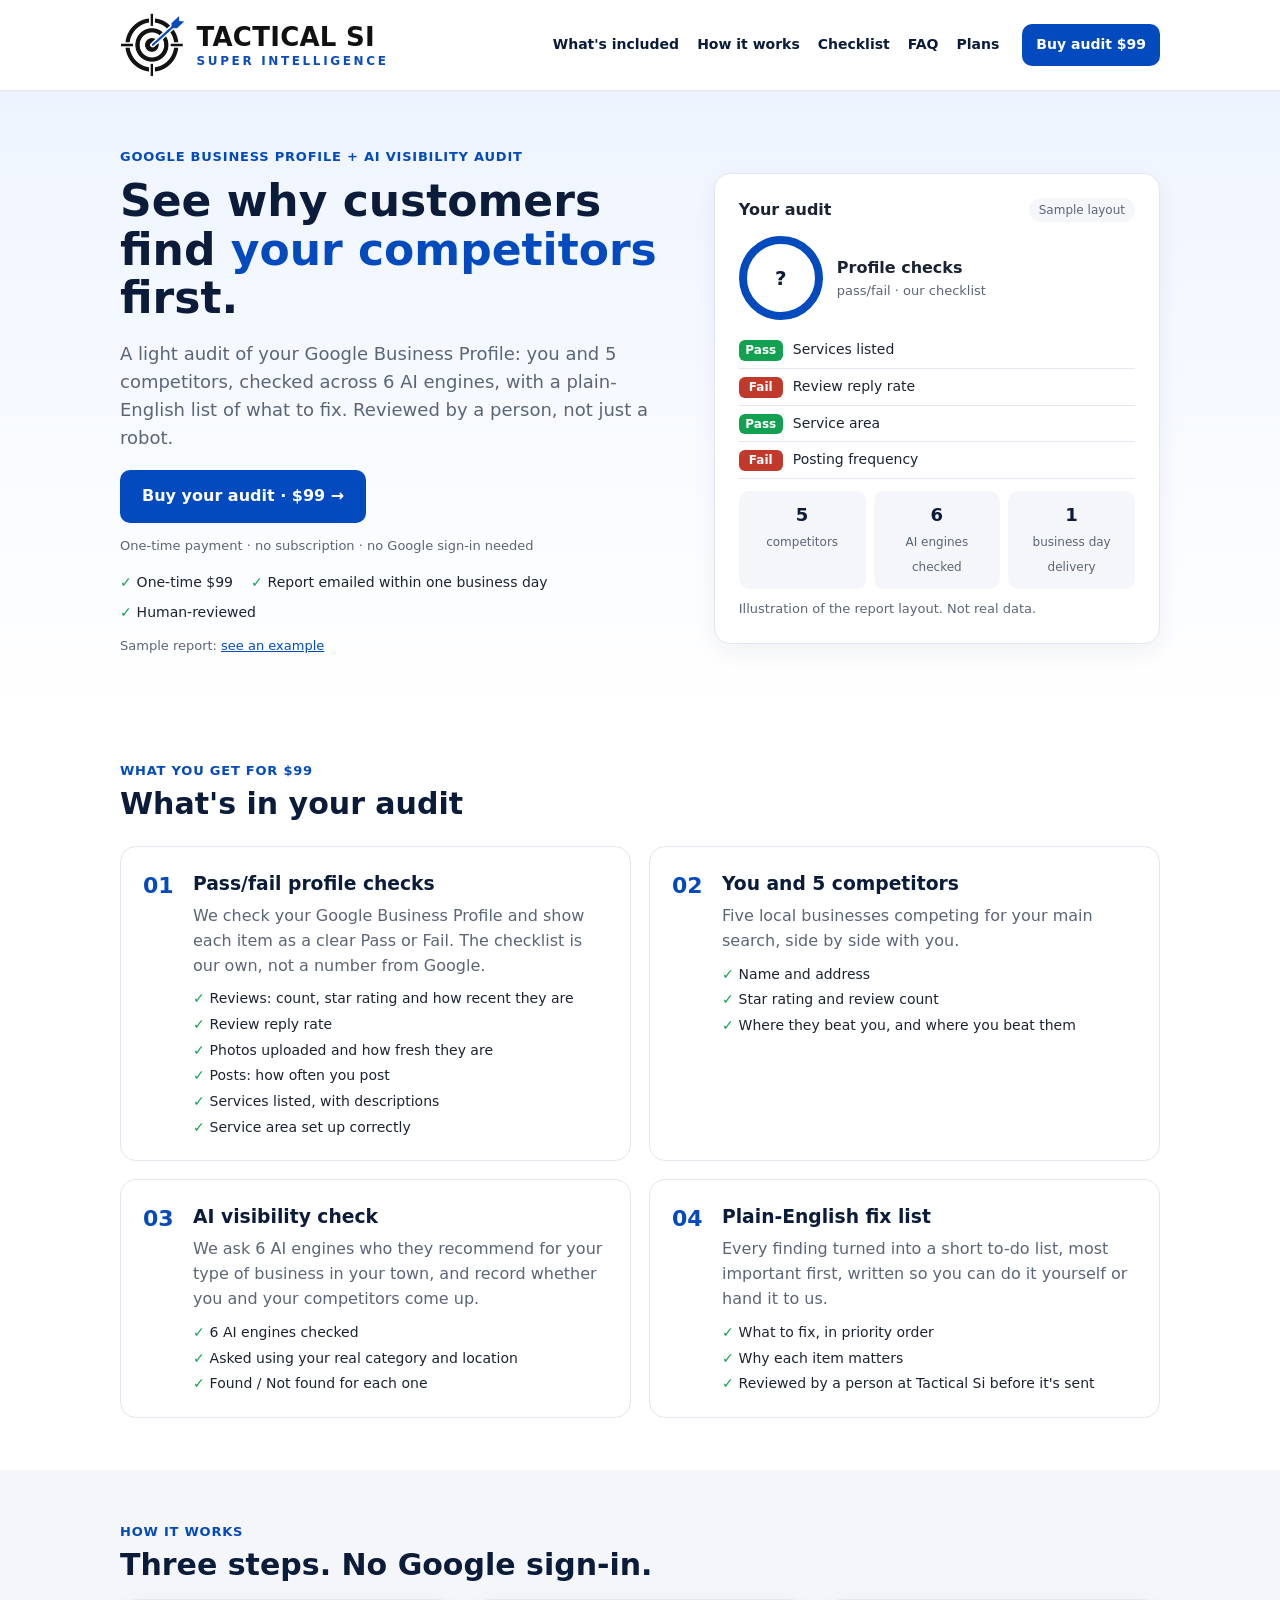
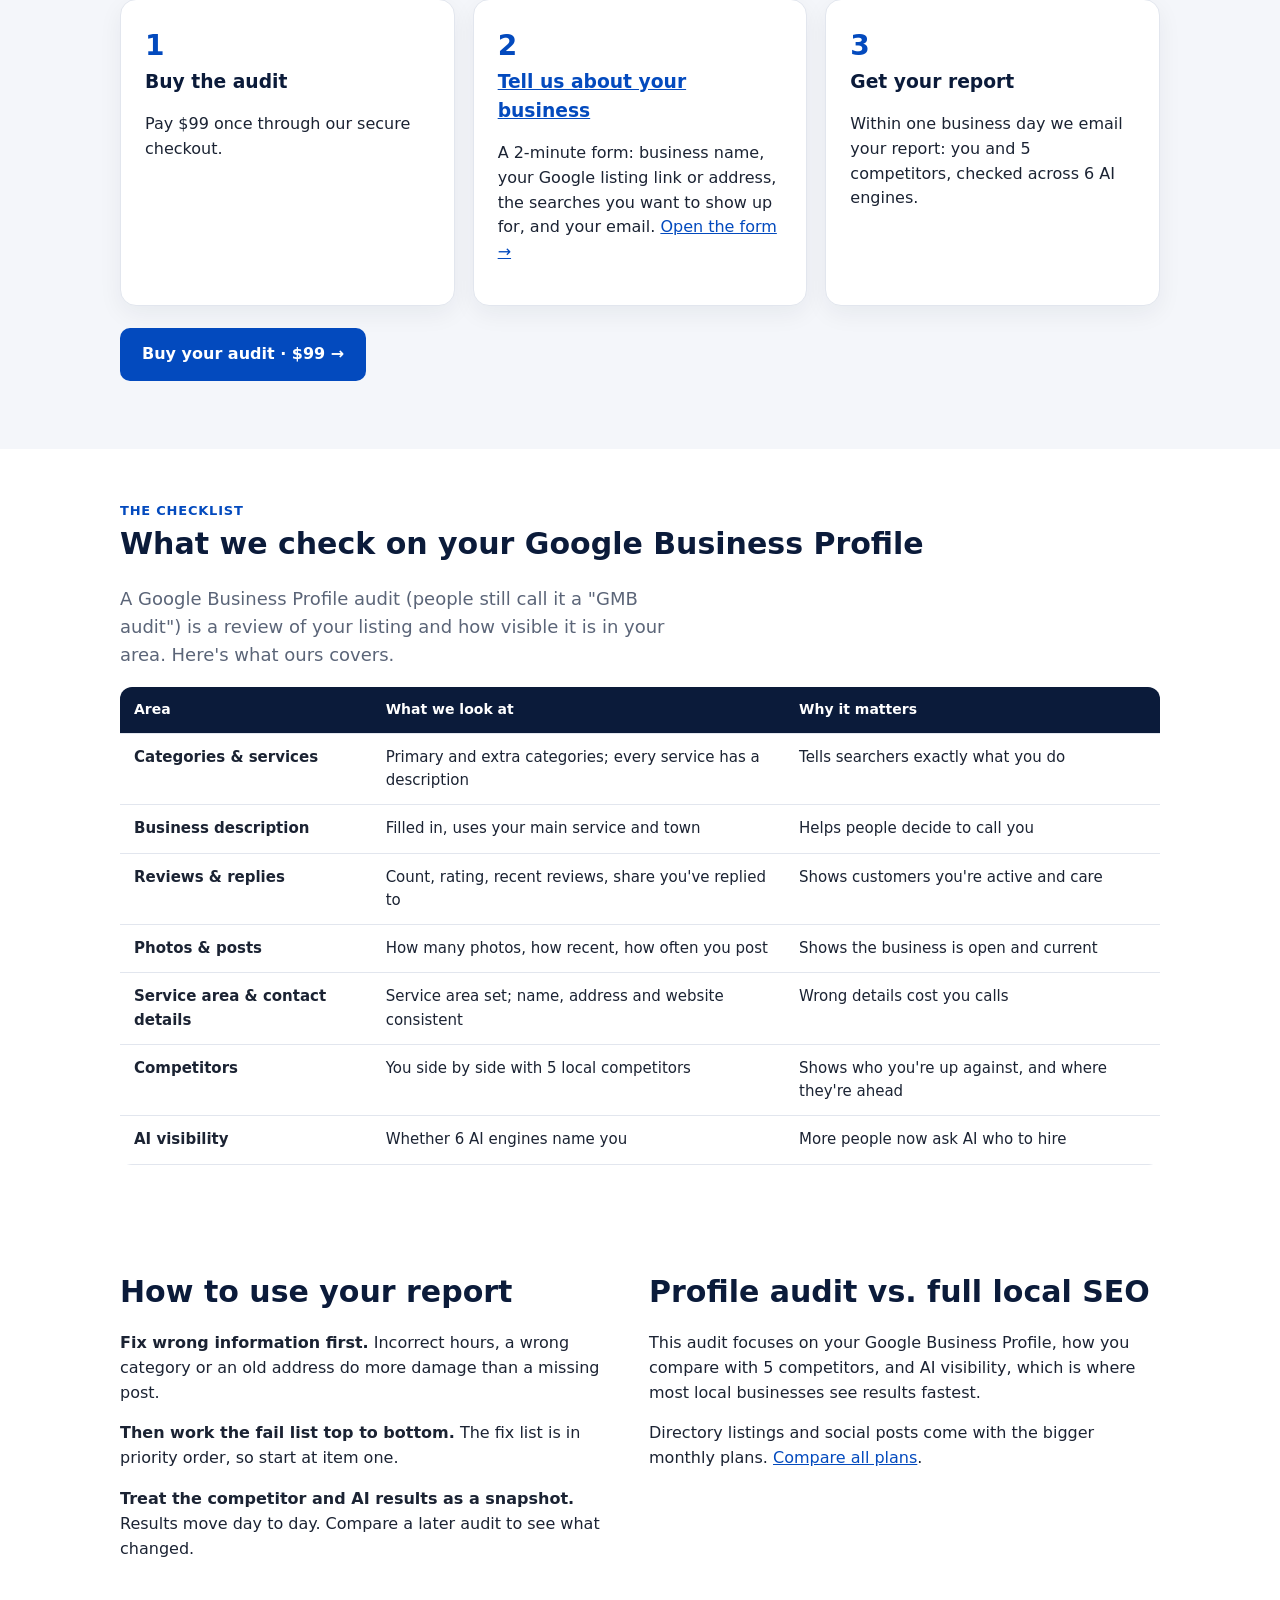
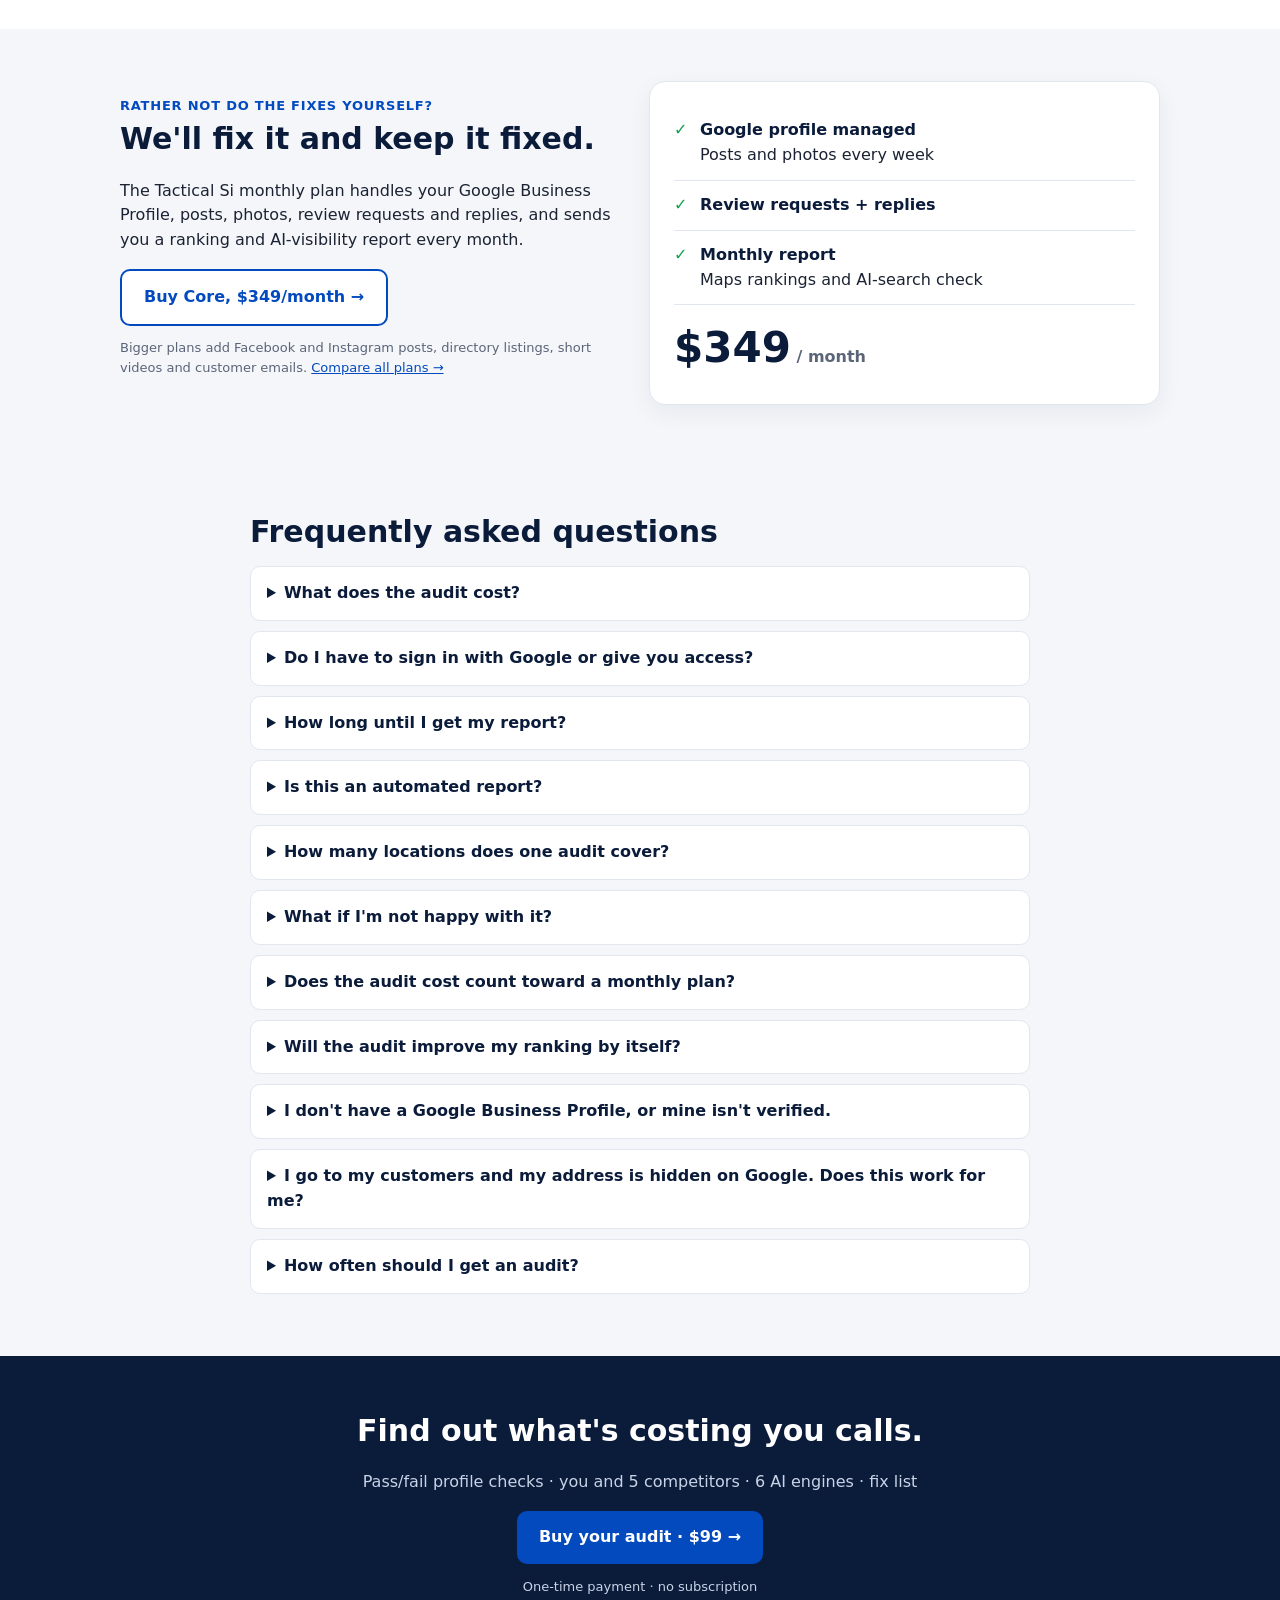
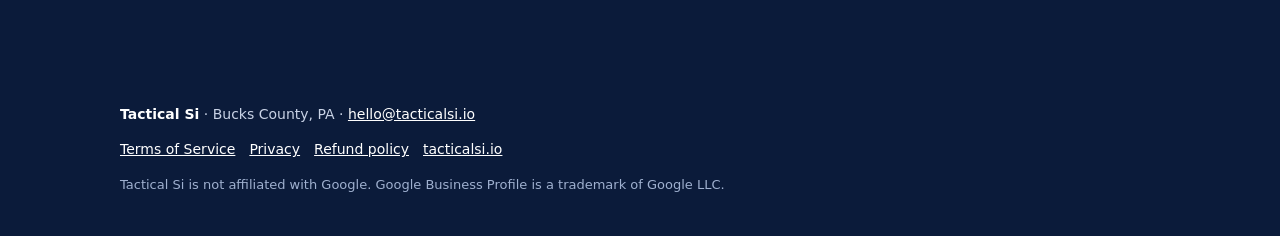
<file: index.html>
<!doctype html><html lang="en"><head><meta charset="utf-8">
<meta name="viewport" content="width=device-width,initial-scale=1">
<meta name="description" content="A $99 light audit of your Google Business Profile: pass/fail profile checks, you and 5 competitors, an AI visibility check across 6 AI engines, and a plain-English fix list. Report emailed within one business day.">
<link rel="canonical" href="https://tacticalsi.biz/">
<link rel="icon" href="favicon.ico" sizes="any">
<link rel="icon" type="image/png" sizes="32x32" href="favicon-32.png">
<link rel="apple-touch-icon" href="apple-touch-icon.png">
<meta property="og:type" content="website">
<meta property="og:site_name" content="Tactical Si">
<meta property="og:title" content="Google Business Profile audit, $99 | Tactical Si">
<meta property="og:description" content="A $99 light audit of your Google Business Profile: pass/fail profile checks, you and 5 competitors, an AI visibility check across 6 AI engines, and a plain-English fix list. Report emailed within one business day.">
<meta property="og:url" content="https://tacticalsi.biz/">
<meta property="og:image" content="https://tacticalsi.biz/og-image.png">
<meta property="og:image:width" content="1200">
<meta property="og:image:height" content="630">
<meta name="twitter:card" content="summary_large_image">
<meta name="theme-color" content="#0b1b3a">
<title>Google Business Profile audit, $99 | Tactical Si</title><link rel="stylesheet" href="styles.css"></head><body>
<header><div class="wrap"><a class="brand" href="index.html" aria-label="Tactical Si home"><img src="logo-mark.png" alt="" width="64" height="64"><span class="brand-text"><span class="brand-name">TACTICAL SI</span><span class="brand-tag">SUPER INTELLIGENCE</span></span></a>
<nav><a href="index.html#included">What's included</a><a href="index.html#how">How it works</a><a href="index.html#checklist">Checklist</a><a href="index.html#faq">FAQ</a><a href="plans.html">Plans</a> <a class="btn" href="https://buy.stripe.com/3cI7sNbdg0N85N4gPFgUM02" rel="noopener">Buy audit $99</a></nav></div></header>

<section class="hero"><div class="wrap"><div>
<div class="kicker">Google Business Profile + AI visibility audit</div>
<h1>See why customers find <em>your competitors</em> first.</h1>
<p class="sub">A light audit of your Google Business Profile: you and 5 competitors, checked across 6 AI engines, with a plain-English list of what to fix. Reviewed by a person, not just a robot.</p>
<a class="btn" href="https://buy.stripe.com/3cI7sNbdg0N85N4gPFgUM02" rel="noopener">Buy your audit &middot; $99 &rarr;</a>
<p class="note">One-time payment &middot; no subscription &middot; no Google sign-in needed</p>
<ul class="ticks"><li>One-time $99</li><li>Report emailed within one business day</li><li>Human-reviewed</li></ul>
<p class="note">Sample report: <a href="sample-report.html">see an example</a></p></div>
<div class="card mock"><div class="mockhead"><b>Your audit</b><span class="pill">Sample layout</span></div>
<div class="score"><div class="ring"><b style="font-size:20px;color:var(--navy)">?</b></div><div><b>Profile checks</b><div class="note">pass/fail &middot; our checklist</div></div></div>
<ul class="pf"><li><span class="ok">Pass</span>Services listed</li><li><span class="bad">Fail</span>Review reply rate</li><li><span class="ok">Pass</span>Service area</li><li><span class="bad">Fail</span>Posting frequency</li></ul>
<div class="minis"><div><b>5</b><span>competitors</span></div><div><b>6</b><span>AI engines checked</span></div><div><b>1</b><span>business day delivery</span></div></div>
<p class="note" style="margin:10px 0 0">Illustration of the report layout. Not real data.</p></div></div></section>

<section id="included"><div class="wrap"><div class="kicker">What you get for $99</div><h2>What's in your audit</h2>
<div class="feats"><div class="feat"><div class="num">01</div><div><h3>Pass/fail profile checks</h3><p>We check your Google Business Profile and show each item as a clear Pass or Fail. The checklist is our own, not a number from Google.</p><ul class="ticks col"><li>Reviews: count, star rating and how recent they are</li><li>Review reply rate</li><li>Photos uploaded and how fresh they are</li><li>Posts: how often you post</li><li>Services listed, with descriptions</li><li>Service area set up correctly</li></ul></div></div><div class="feat"><div class="num">02</div><div><h3>You and 5 competitors</h3><p>Five local businesses competing for your main search, side by side with you.</p><ul class="ticks col"><li>Name and address</li><li>Star rating and review count</li><li>Where they beat you, and where you beat them</li></ul></div></div><div class="feat"><div class="num">03</div><div><h3>AI visibility check</h3><p>We ask 6 AI engines who they recommend for your type of business in your town, and record whether you and your competitors come up.</p><ul class="ticks col"><li>6 AI engines checked</li><li>Asked using your real category and location</li><li>Found / Not found for each one</li></ul></div></div><div class="feat"><div class="num">04</div><div><h3>Plain-English fix list</h3><p>Every finding turned into a short to-do list, most important first, written so you can do it yourself or hand it to us.</p><ul class="ticks col"><li>What to fix, in priority order</li><li>Why each item matters</li><li>Reviewed by a person at Tactical Si before it's sent</li></ul></div></div></div></div></section>

<section class="alt" id="how"><div class="wrap"><div class="kicker">How it works</div><h2>Three steps. No Google sign-in.</h2>
<div class="grid3">
<div class="card"><div class="step">1</div><h3>Buy the audit</h3><p>Pay $99 once through our secure checkout.</p></div>
<div class="card"><div class="step">2</div><h3><a href="intake.html">Tell us about your business</a></h3><p>A 2-minute form: business name, your Google listing link or address, the searches you want to show up for, and your email. <a href="intake.html">Open the form &rarr;</a></p></div>
<div class="card"><div class="step">3</div><h3>Get your report</h3><p>Within one business day we email your report: you and 5 competitors, checked across 6 AI engines.</p></div>
</div><p style="margin-top:22px"><a class="btn" href="https://buy.stripe.com/3cI7sNbdg0N85N4gPFgUM02" rel="noopener">Buy your audit &middot; $99 &rarr;</a></p></div></section>

<section id="checklist"><div class="wrap"><div class="kicker">The checklist</div><h2>What we check on your Google Business Profile</h2>
<p class="sub">A Google Business Profile audit (people still call it a "GMB audit") is a review of your listing and how visible it is in your area. Here's what ours covers.</p>
<div class="tablewrap"><table><thead><tr><th>Area</th><th>What we look at</th><th>Why it matters</th></tr></thead><tbody><tr><td><b>Categories &amp; services</b></td><td>Primary and extra categories; every service has a description</td><td>Tells searchers exactly what you do</td></tr><tr><td><b>Business description</b></td><td>Filled in, uses your main service and town</td><td>Helps people decide to call you</td></tr><tr><td><b>Reviews &amp; replies</b></td><td>Count, rating, recent reviews, share you've replied to</td><td>Shows customers you're active and care</td></tr><tr><td><b>Photos &amp; posts</b></td><td>How many photos, how recent, how often you post</td><td>Shows the business is open and current</td></tr><tr><td><b>Service area &amp; contact details</b></td><td>Service area set; name, address and website consistent</td><td>Wrong details cost you calls</td></tr><tr><td><b>Competitors</b></td><td>You side by side with 5 local competitors</td><td>Shows who you're up against, and where they're ahead</td></tr><tr><td><b>AI visibility</b></td><td>Whether 6 AI engines name you</td><td>More people now ask AI who to hire</td></tr></tbody></table></div></div></section>

<section><div class="wrap grid2">
<div><h2>How to use your report</h2>
<p><b>Fix wrong information first.</b> Incorrect hours, a wrong category or an old address do more damage than a missing post.</p>
<p><b>Then work the fail list top to bottom.</b> The fix list is in priority order, so start at item one.</p>
<p><b>Treat the competitor and AI results as a snapshot.</b> Results move day to day. Compare a later audit to see what changed.</p></div>
<div><h2>Profile audit vs. full local SEO</h2>
<p>This audit focuses on your Google Business Profile, how you compare with 5 competitors, and AI visibility, which is where most local businesses see results fastest.</p>
<p>Directory listings and social posts come with the bigger monthly plans. <a href="plans.html">Compare all plans</a>.</p></div>
</div></section>

<section class="alt" id="monthly-plan"><div class="wrap"><div class="grid2 upsell"><div>
<div class="kicker">Rather not do the fixes yourself?</div><h2>We'll fix it and keep it fixed.</h2>
<p>The Tactical Si monthly plan handles your Google Business Profile, posts, photos, review requests and replies, and sends you a ranking and AI-visibility report every month.</p>
<a class="btn ghost" href="https://buy.stripe.com/eVq28t2GK9jE6R89ndgUM03" rel="noopener">Buy Core, $349/month &rarr;</a>
<p class="note" style="margin-top:12px">Bigger plans add Facebook and Instagram posts, directory listings, short videos and customer emails. <a href="plans.html">Compare all plans &rarr;</a></p></div>
<div class="card"><ul class="list">
<li><div><b>Google profile managed</b>Posts and photos every week</div></li><li><div><b>Review requests + replies</b></div></li>
<li><div><b>Monthly report</b>Maps rankings and AI-search check</div></li></ul>
<div class="price" style="margin-top:10px">$349<small> / month</small></div></div></div></div></section>

<section class="alt" id="faq"><div class="wrap" style="max-width:820px"><h2>Frequently asked questions</h2><details><summary>What does the audit cost?</summary><p>$99, paid once. It isn't a subscription and nothing renews.</p></details><details><summary>Do I have to sign in with Google or give you access?</summary><p>No. We review your public Google listing and search results. You just tell us which business it is and which searches matter to you.</p></details><details><summary>How long until I get my report?</summary><p>We email it within one business day of receiving your intake form.</p></details><details><summary>Is this an automated report?</summary><p>We use software to gather the data, and a person at Tactical Si reviews the findings and writes your fix list before it goes out.</p></details><details><summary>How many locations does one audit cover?</summary><p>One Google Business Profile location. If you have more than one location, buy one audit per location.</p></details><details><summary>What if I'm not happy with it?</summary><p>You can get a full refund if you ask within 24 hours of ordering and before your report has been delivered. Delivered reports aren't refundable. If we miss the one-business-day delivery window, you can ask for a full refund. See our <a href="refund.html">Refund Policy</a>.</p></details><details><summary>Does the audit cost count toward a monthly plan?</summary><p>No. The $99 audit is a separate one-time purchase and doesn't count toward any monthly plan.</p></details><details><summary>Will the audit improve my ranking by itself?</summary><p>No. The audit shows what to fix. Rankings only change once the fixes are made, and no one can promise a specific position on Google.</p></details><details><summary>I don't have a Google Business Profile, or mine isn't verified.</summary><p>You can still buy the audit. You'll get a shorter report that we build by hand: the top 3 businesses that show up on Google Maps for your searches, and a fix list with "Create and verify your Google Business Profile" as fix #1.</p></details><details><summary>I go to my customers and my address is hidden on Google. Does this work for me?</summary><p>Yes. Service-area businesses can buy the audit and the monthly plans, and your address stays hidden. Some checks work differently for a hidden-address listing: instead of a ranking heatmap, you may get a comparison with the businesses that show up on Google Maps for your searches in the towns you serve. Monthly plans include a ranking heatmap where your listing supports it.</p></details><details><summary>How often should I get an audit?</summary><p>Every few months, or after a big change such as a move, a new service or a sudden drop in calls. Clients on the monthly plan get a report every month.</p></details></div></section>

<section class="cta"><div class="wrap" style="text-align:center;max-width:760px">
<h2 style="color:#fff">Find out what's costing you calls.</h2>
<p>Pass/fail profile checks &middot; you and 5 competitors &middot; 6 AI engines &middot; fix list</p>
<a class="btn" href="https://buy.stripe.com/3cI7sNbdg0N85N4gPFgUM02" rel="noopener">Buy your audit &middot; $99 &rarr;</a>
<p class="note" style="color:#C9D3E6">One-time payment &middot; no subscription</p></div></section>

<footer><div class="wrap"><p><b style="color:#fff">Tactical Si</b> &middot; Bucks County, PA &middot; <a href="mailto:hello@tacticalsi.io">hello@tacticalsi.io</a></p>
<p><a href="terms.html">Terms of Service</a><a href="privacy.html">Privacy</a><a href="refund.html">Refund policy</a><a href="https://tacticalsi.io/">tacticalsi.io</a></p>
<p class="note" style="color:#9fb0cf">Tactical Si is not affiliated with Google. Google Business Profile is a trademark of Google LLC.</p></div></footer><script src="https://widgets.leadconnectorhq.com/loader.js" data-resources-url="https://widgets.leadconnectorhq.com/chat-widget/loader.js" data-widget-id="6ae6b06103d93fc52134c893"></script>
</body></html>
</file>
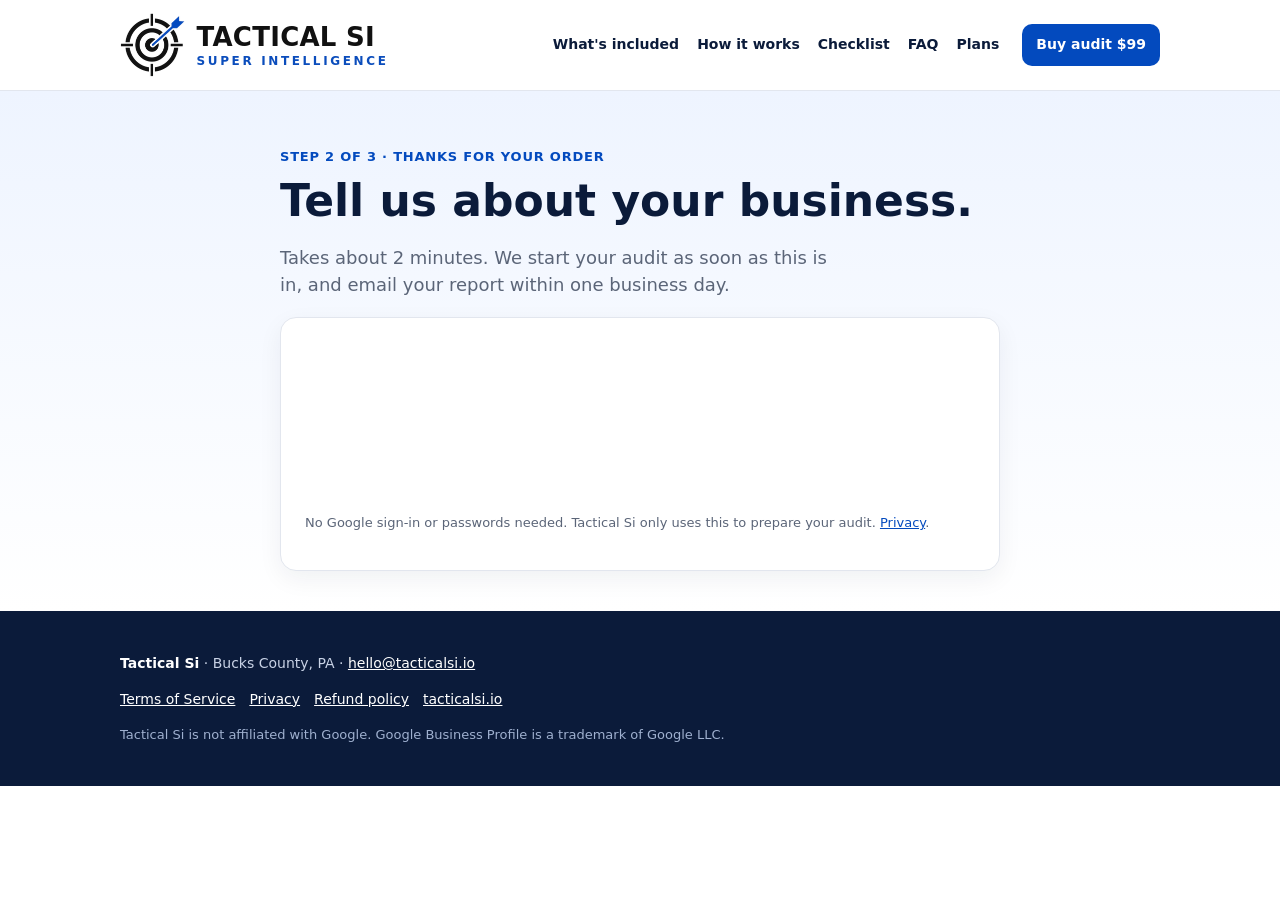
<file: intake.html>
<!doctype html><html lang="en"><head><meta charset="utf-8">
<meta name="viewport" content="width=device-width,initial-scale=1">
<meta name="description" content="Tell Tactical Si about your business so your $99 Google Business Profile audit can start. Takes about 2 minutes. Report emailed within one business day.">
<link rel="canonical" href="https://tacticalsi.biz/intake.html">
<link rel="icon" href="favicon.ico" sizes="any">
<link rel="icon" type="image/png" sizes="32x32" href="favicon-32.png">
<link rel="apple-touch-icon" href="apple-touch-icon.png">
<meta property="og:type" content="website">
<meta property="og:site_name" content="Tactical Si">
<meta property="og:title" content="Audit intake | Tactical Si">
<meta property="og:description" content="Tell Tactical Si about your business so your $99 Google Business Profile audit can start. Takes about 2 minutes. Report emailed within one business day.">
<meta property="og:url" content="https://tacticalsi.biz/intake.html">
<meta property="og:image" content="https://tacticalsi.biz/og-image.png">
<meta property="og:image:width" content="1200">
<meta property="og:image:height" content="630">
<meta name="twitter:card" content="summary_large_image">
<meta name="theme-color" content="#0b1b3a">
<title>Audit intake | Tactical Si</title><link rel="stylesheet" href="styles.css"></head><body>
<header><div class="wrap"><a class="brand" href="index.html" aria-label="Tactical Si home"><img src="logo-mark.png" alt="" width="64" height="64"><span class="brand-text"><span class="brand-name">TACTICAL SI</span><span class="brand-tag">SUPER INTELLIGENCE</span></span></a>
<nav><a href="index.html#included">What's included</a><a href="index.html#how">How it works</a><a href="index.html#checklist">Checklist</a><a href="index.html#faq">FAQ</a><a href="plans.html">Plans</a> <a class="btn" href="https://buy.stripe.com/3cI7sNbdg0N85N4gPFgUM02" rel="noopener">Buy audit $99</a></nav></div></header>

<section class="hero"><div class="wrap" style="display:block;max-width:760px">
<div class="kicker">Step 2 of 3 &middot; Thanks for your order</div>
<h1>Tell us about your business.</h1>
<p class="sub">Takes about 2 minutes. We start your audit as soon as this is in, and email your report within one business day.</p>
<div class="card"><iframe src="https://api.tacticalsi.io/widget/form/GtI4cFvCvTS0o7lQGuvb" style="width:100%;height:100%;border:none;border-radius:3px" id="inline-GtI4cFvCvTS0o7lQGuvb" data-layout="{'id':'INLINE'}" data-trigger-type="alwaysShow" data-trigger-value="" data-activation-type="alwaysActivated" data-activation-value="" data-deactivation-type="neverDeactivate" data-deactivation-value="" data-form-name="TSI Audit Buyer Intake" data-height="900" data-layout-iframe-id="inline-GtI4cFvCvTS0o7lQGuvb" data-form-id="GtI4cFvCvTS0o7lQGuvb" title="TSI Audit Buyer Intake"></iframe>
<script src="https://link.msgsndr.com/js/form_embed.js"></script>
<noscript><p>The form needs JavaScript. <a href="https://api.tacticalsi.io/widget/form/GtI4cFvCvTS0o7lQGuvb">Open the intake form directly</a>.</p></noscript>
<p class="note">No Google sign-in or passwords needed. Tactical Si only uses this to prepare your audit. <a href="privacy.html">Privacy</a>.</p></div></div></section>

<footer><div class="wrap"><p><b style="color:#fff">Tactical Si</b> &middot; Bucks County, PA &middot; <a href="mailto:hello@tacticalsi.io">hello@tacticalsi.io</a></p>
<p><a href="terms.html">Terms of Service</a><a href="privacy.html">Privacy</a><a href="refund.html">Refund policy</a><a href="https://tacticalsi.io/">tacticalsi.io</a></p>
<p class="note" style="color:#9fb0cf">Tactical Si is not affiliated with Google. Google Business Profile is a trademark of Google LLC.</p></div></footer><script src="https://widgets.leadconnectorhq.com/loader.js" data-resources-url="https://widgets.leadconnectorhq.com/chat-widget/loader.js" data-widget-id="6ae6b06103d93fc52134c893"></script>
</body></html>
</file>
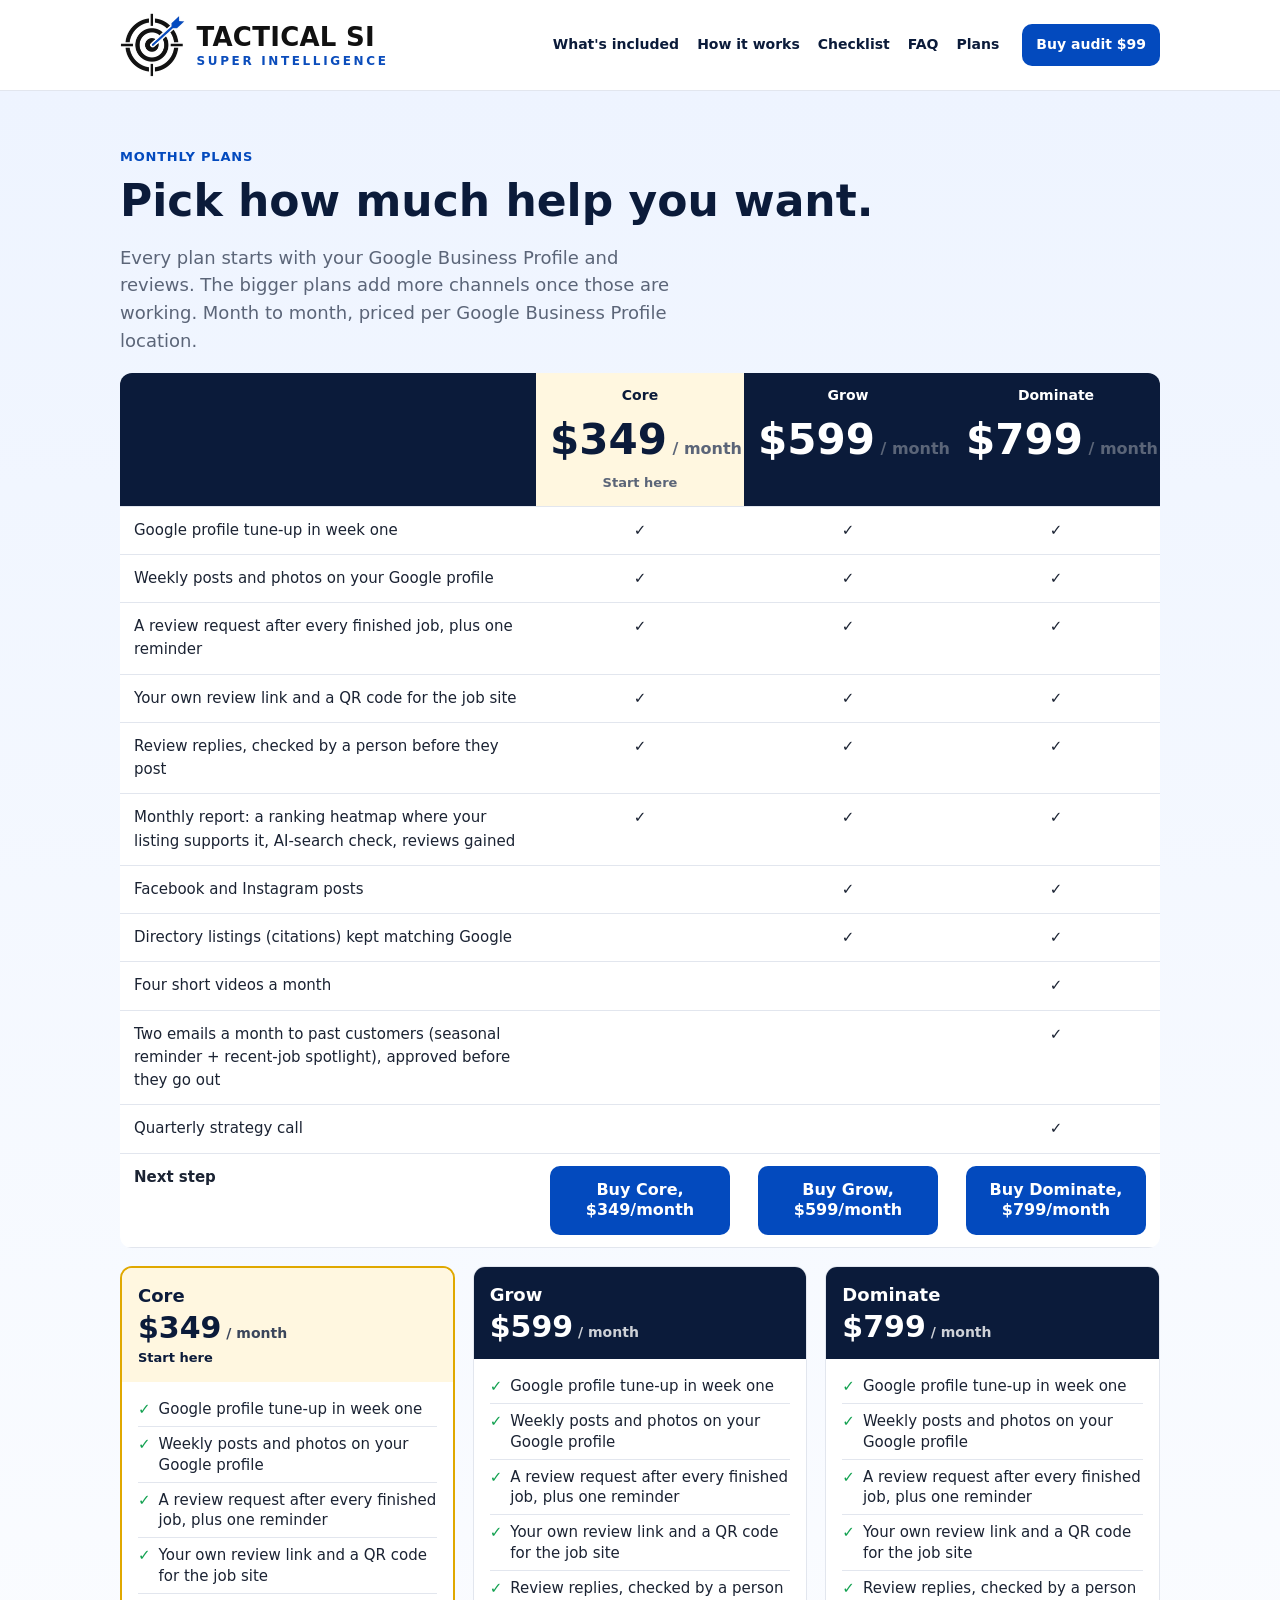
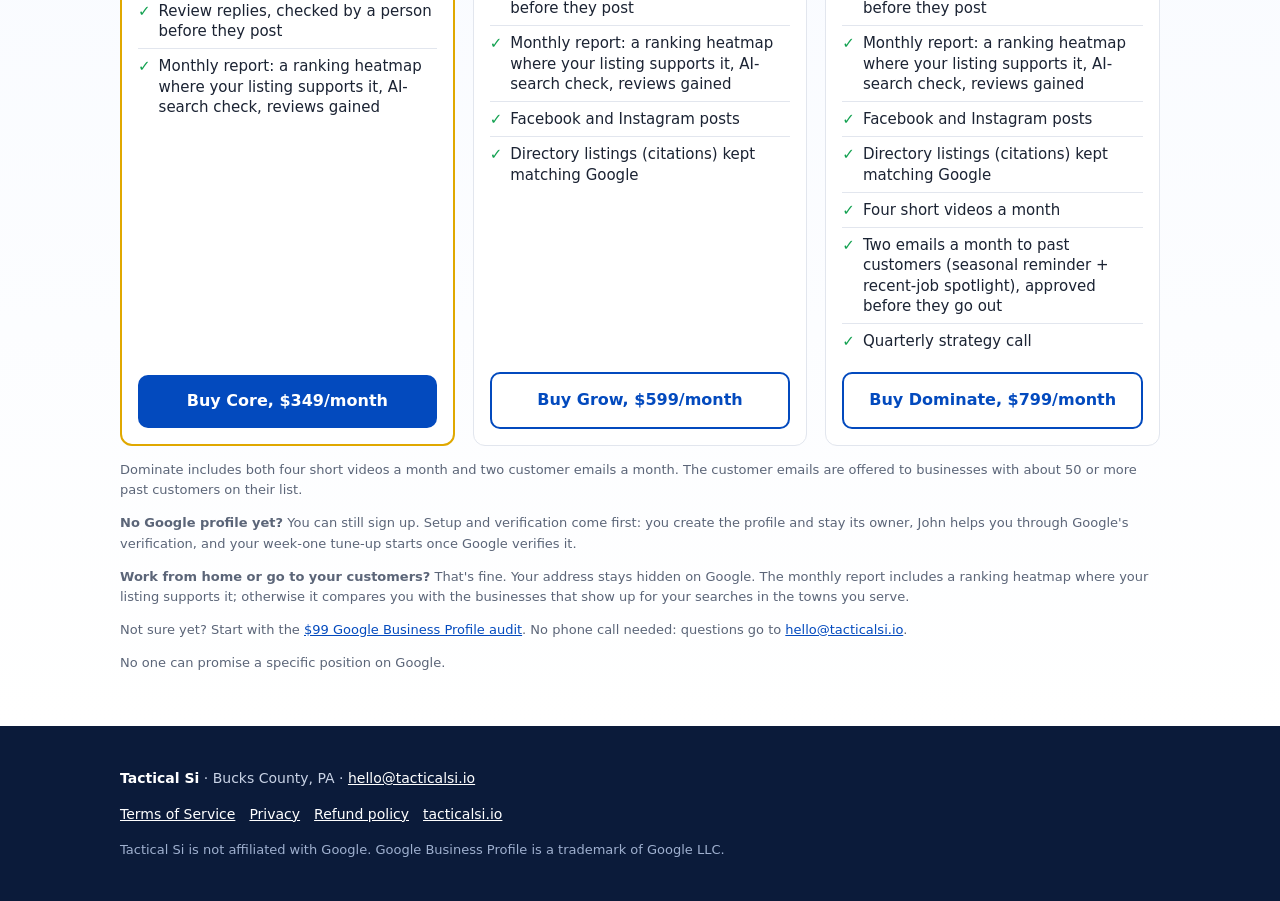
<file: plans.html>
<!doctype html><html lang="en"><head><meta charset="utf-8">
<meta name="viewport" content="width=device-width,initial-scale=1">
<meta name="description" content="Tactical Si monthly plans for local businesses: Core $349/month, Grow $599/month and Dominate $799/month. Google Business Profile management, review requests and replies, and a monthly report. Month to month.">
<link rel="canonical" href="https://tacticalsi.biz/plans.html">
<link rel="icon" href="favicon.ico" sizes="any">
<link rel="icon" type="image/png" sizes="32x32" href="favicon-32.png">
<link rel="apple-touch-icon" href="apple-touch-icon.png">
<meta property="og:type" content="website">
<meta property="og:site_name" content="Tactical Si">
<meta property="og:title" content="Monthly plans | Tactical Si">
<meta property="og:description" content="Tactical Si monthly plans for local businesses: Core $349/month, Grow $599/month and Dominate $799/month. Google Business Profile management, review requests and replies, and a monthly report. Month to month.">
<meta property="og:url" content="https://tacticalsi.biz/plans.html">
<meta property="og:image" content="https://tacticalsi.biz/og-image.png">
<meta property="og:image:width" content="1200">
<meta property="og:image:height" content="630">
<meta name="twitter:card" content="summary_large_image">
<meta name="theme-color" content="#0b1b3a">
<title>Monthly plans | Tactical Si</title><link rel="stylesheet" href="styles.css"><style>
.plancards{display:grid;grid-template-columns:repeat(3,minmax(0,1fr));gap:18px;margin-top:18px;align-items:stretch}
.plancard{background:#fff;border:1px solid var(--line,#E3E8F0);border-radius:12px;overflow:hidden;display:flex;flex-direction:column;height:100%}
.plancard.hi{border:2px solid #E0A800}
.pc-head{background:var(--navy,#0b1b3a);color:#fff;padding:14px 16px}
.plancard.hi .pc-head{background:#fff7e0;color:#0b1b3a}
.pc-name{font-weight:800;font-size:18px}
.pc-price{font-size:30px;font-weight:800;line-height:1.2}
.pc-price small{font-size:14px;font-weight:600;opacity:.8}
.pc-tag{font-size:13px;font-weight:700;margin-top:2px}
.plancard ul{list-style:none;margin:0;padding:10px 16px;flex:1}
.plancard li{display:flex;gap:8px;padding:7px 0;border-bottom:1px solid var(--line,#E3E8F0);font-size:15px;line-height:1.35}
.plancard li:last-child{border-bottom:0}
.pc-ck{color:var(--green,#1a8f4a);font-weight:800;flex:none}
.pc-pick{color:var(--muted,#5b6b84);font-size:13px}
.pc-cta{padding:4px 16px 16px;margin-top:auto}
.pc-cta .btn{display:block;text-align:center}
.plantable table{table-layout:fixed}
.plantable th:first-child,.plantable td:first-child{width:40%}
.plantable td .btn{max-width:100%;white-space:normal;line-height:1.3}
@media(max-width:860px){
.tablewrap.plantable{display:none}
.plancards{grid-template-columns:1fr}
}
</style></head><body>
<header><div class="wrap"><a class="brand" href="index.html" aria-label="Tactical Si home"><img src="logo-mark.png" alt="" width="64" height="64"><span class="brand-text"><span class="brand-name">TACTICAL SI</span><span class="brand-tag">SUPER INTELLIGENCE</span></span></a>
<nav><a href="index.html#included">What's included</a><a href="index.html#how">How it works</a><a href="index.html#checklist">Checklist</a><a href="index.html#faq">FAQ</a><a href="plans.html">Plans</a> <a class="btn" href="https://buy.stripe.com/3cI7sNbdg0N85N4gPFgUM02" rel="noopener">Buy audit $99</a></nav></div></header>

<section class="hero"><div class="wrap" style="display:block">
<div class="kicker">Monthly plans</div>
<h1>Pick how much help you want.</h1>
<p class="sub">Every plan starts with your Google Business Profile and reviews. The bigger plans add more channels once those are working. Month to month, priced per Google Business Profile location.</p>
<div class="tablewrap plantable"><table><thead><tr><th></th>
<th style="text-align:center;background:#fff7e0;color:#0b1b3a">Core<br><span class="price" style="color:#0b1b3a;white-space:nowrap">$349<small> / month</small></span><br><span class="note">Start here</span></th>
<th style="text-align:center">Grow<br><span class="price" style="color:#fff;white-space:nowrap">$599<small> / month</small></span></th>
<th style="text-align:center">Dominate<br><span class="price" style="color:#fff;white-space:nowrap">$799<small> / month</small></span></th></tr></thead>
<tbody><tr><td>Google profile tune-up in week one</td><td style="text-align:center">&#10003;</td><td style="text-align:center">&#10003;</td><td style="text-align:center">&#10003;</td></tr><tr><td>Weekly posts and photos on your Google profile</td><td style="text-align:center">&#10003;</td><td style="text-align:center">&#10003;</td><td style="text-align:center">&#10003;</td></tr><tr><td>A review request after every finished job, plus one reminder</td><td style="text-align:center">&#10003;</td><td style="text-align:center">&#10003;</td><td style="text-align:center">&#10003;</td></tr><tr><td>Your own review link and a QR code for the job site</td><td style="text-align:center">&#10003;</td><td style="text-align:center">&#10003;</td><td style="text-align:center">&#10003;</td></tr><tr><td>Review replies, checked by a person before they post</td><td style="text-align:center">&#10003;</td><td style="text-align:center">&#10003;</td><td style="text-align:center">&#10003;</td></tr><tr><td>Monthly report: a ranking heatmap where your listing supports it, AI-search check, reviews gained</td><td style="text-align:center">&#10003;</td><td style="text-align:center">&#10003;</td><td style="text-align:center">&#10003;</td></tr><tr><td>Facebook and Instagram posts</td><td style="text-align:center"></td><td style="text-align:center">&#10003;</td><td style="text-align:center">&#10003;</td></tr><tr><td>Directory listings (citations) kept matching Google</td><td style="text-align:center"></td><td style="text-align:center">&#10003;</td><td style="text-align:center">&#10003;</td></tr><tr><td>Four short videos a month</td><td style="text-align:center"></td><td style="text-align:center"></td><td style="text-align:center">&#10003;</td></tr><tr><td>Two emails a month to past customers (seasonal reminder + recent-job spotlight), approved before they go out</td><td style="text-align:center"></td><td style="text-align:center"></td><td style="text-align:center">&#10003;</td></tr><tr><td>Quarterly strategy call</td><td style="text-align:center"></td><td style="text-align:center"></td><td style="text-align:center">&#10003;</td></tr><tr><td><b>Next step</b></td><td style="text-align:center"><a class="btn" href="https://buy.stripe.com/eVq28t2GK9jE6R89ndgUM03" rel="noopener">Buy Core, $349/month</a></td><td style="text-align:center"><a class="btn" href="https://buy.stripe.com/eVq5kFbdg8fAa3keHxgUM04" rel="noopener">Buy Grow, $599/month</a></td><td style="text-align:center"><a class="btn" href="https://buy.stripe.com/dRmcN75SWbrMa3kbvlgUM05" rel="noopener">Buy Dominate, $799/month</a></td></tr></tbody></table></div>
<div class="plancards">
<div class="plancard hi"><div class="pc-head"><div class="pc-name">Core</div><div class="pc-price">$349<small> / month</small></div><div class="pc-tag">Start here</div></div><ul>
<li><span class="pc-ck">&#10003;</span><span>Google profile tune-up in week one</span></li>
<li><span class="pc-ck">&#10003;</span><span>Weekly posts and photos on your Google profile</span></li>
<li><span class="pc-ck">&#10003;</span><span>A review request after every finished job, plus one reminder</span></li>
<li><span class="pc-ck">&#10003;</span><span>Your own review link and a QR code for the job site</span></li>
<li><span class="pc-ck">&#10003;</span><span>Review replies, checked by a person before they post</span></li>
<li><span class="pc-ck">&#10003;</span><span>Monthly report: a ranking heatmap where your listing supports it, AI-search check, reviews gained</span></li>
</ul><div class="pc-cta"><a class="btn" href="https://buy.stripe.com/eVq28t2GK9jE6R89ndgUM03" rel="noopener">Buy Core, $349/month</a></div></div>
<div class="plancard"><div class="pc-head"><div class="pc-name">Grow</div><div class="pc-price">$599<small> / month</small></div></div><ul>
<li><span class="pc-ck">&#10003;</span><span>Google profile tune-up in week one</span></li>
<li><span class="pc-ck">&#10003;</span><span>Weekly posts and photos on your Google profile</span></li>
<li><span class="pc-ck">&#10003;</span><span>A review request after every finished job, plus one reminder</span></li>
<li><span class="pc-ck">&#10003;</span><span>Your own review link and a QR code for the job site</span></li>
<li><span class="pc-ck">&#10003;</span><span>Review replies, checked by a person before they post</span></li>
<li><span class="pc-ck">&#10003;</span><span>Monthly report: a ranking heatmap where your listing supports it, AI-search check, reviews gained</span></li>
<li><span class="pc-ck">&#10003;</span><span>Facebook and Instagram posts</span></li>
<li><span class="pc-ck">&#10003;</span><span>Directory listings (citations) kept matching Google</span></li>
</ul><div class="pc-cta"><a class="btn ghost" href="https://buy.stripe.com/eVq5kFbdg8fAa3keHxgUM04" rel="noopener">Buy Grow, $599/month</a></div></div>
<div class="plancard"><div class="pc-head"><div class="pc-name">Dominate</div><div class="pc-price">$799<small> / month</small></div></div><ul>
<li><span class="pc-ck">&#10003;</span><span>Google profile tune-up in week one</span></li>
<li><span class="pc-ck">&#10003;</span><span>Weekly posts and photos on your Google profile</span></li>
<li><span class="pc-ck">&#10003;</span><span>A review request after every finished job, plus one reminder</span></li>
<li><span class="pc-ck">&#10003;</span><span>Your own review link and a QR code for the job site</span></li>
<li><span class="pc-ck">&#10003;</span><span>Review replies, checked by a person before they post</span></li>
<li><span class="pc-ck">&#10003;</span><span>Monthly report: a ranking heatmap where your listing supports it, AI-search check, reviews gained</span></li>
<li><span class="pc-ck">&#10003;</span><span>Facebook and Instagram posts</span></li>
<li><span class="pc-ck">&#10003;</span><span>Directory listings (citations) kept matching Google</span></li>
<li><span class="pc-ck">&#10003;</span><span>Four short videos a month</span></li>
<li><span class="pc-ck">&#10003;</span><span>Two emails a month to past customers (seasonal reminder + recent-job spotlight), approved before they go out</span></li>
<li><span class="pc-ck">&#10003;</span><span>Quarterly strategy call</span></li>
</ul><div class="pc-cta"><a class="btn ghost" href="https://buy.stripe.com/dRmcN75SWbrMa3kbvlgUM05" rel="noopener">Buy Dominate, $799/month</a></div></div>
</div>
<p class="note" style="margin-top:14px">Dominate includes both four short videos a month and two customer emails a month. The customer emails are offered to businesses with about 50 or more past customers on their list.</p>
<p class="note"><b>No Google profile yet?</b> You can still sign up. Setup and verification come first: you create the profile and stay its owner, John helps you through Google's verification, and your week-one tune-up starts once Google verifies it.</p>
<p class="note"><b>Work from home or go to your customers?</b> That's fine. Your address stays hidden on Google. The monthly report includes a ranking heatmap where your listing supports it; otherwise it compares you with the businesses that show up for your searches in the towns you serve.</p>
<p class="note">Not sure yet? Start with the <a href="index.html">$99 Google Business Profile audit</a>. No phone call needed: questions go to <a href="mailto:hello@tacticalsi.io">hello@tacticalsi.io</a>.</p>
<p class="note">No one can promise a specific position on Google.</p>
</div></section>

<footer><div class="wrap"><p><b style="color:#fff">Tactical Si</b> &middot; Bucks County, PA &middot; <a href="mailto:hello@tacticalsi.io">hello@tacticalsi.io</a></p>
<p><a href="terms.html">Terms of Service</a><a href="privacy.html">Privacy</a><a href="refund.html">Refund policy</a><a href="https://tacticalsi.io/">tacticalsi.io</a></p>
<p class="note" style="color:#9fb0cf">Tactical Si is not affiliated with Google. Google Business Profile is a trademark of Google LLC.</p></div></footer><script src="https://widgets.leadconnectorhq.com/loader.js" data-resources-url="https://widgets.leadconnectorhq.com/chat-widget/loader.js" data-widget-id="6ae6b06103d93fc52134c893"></script>
</body></html>
</file>
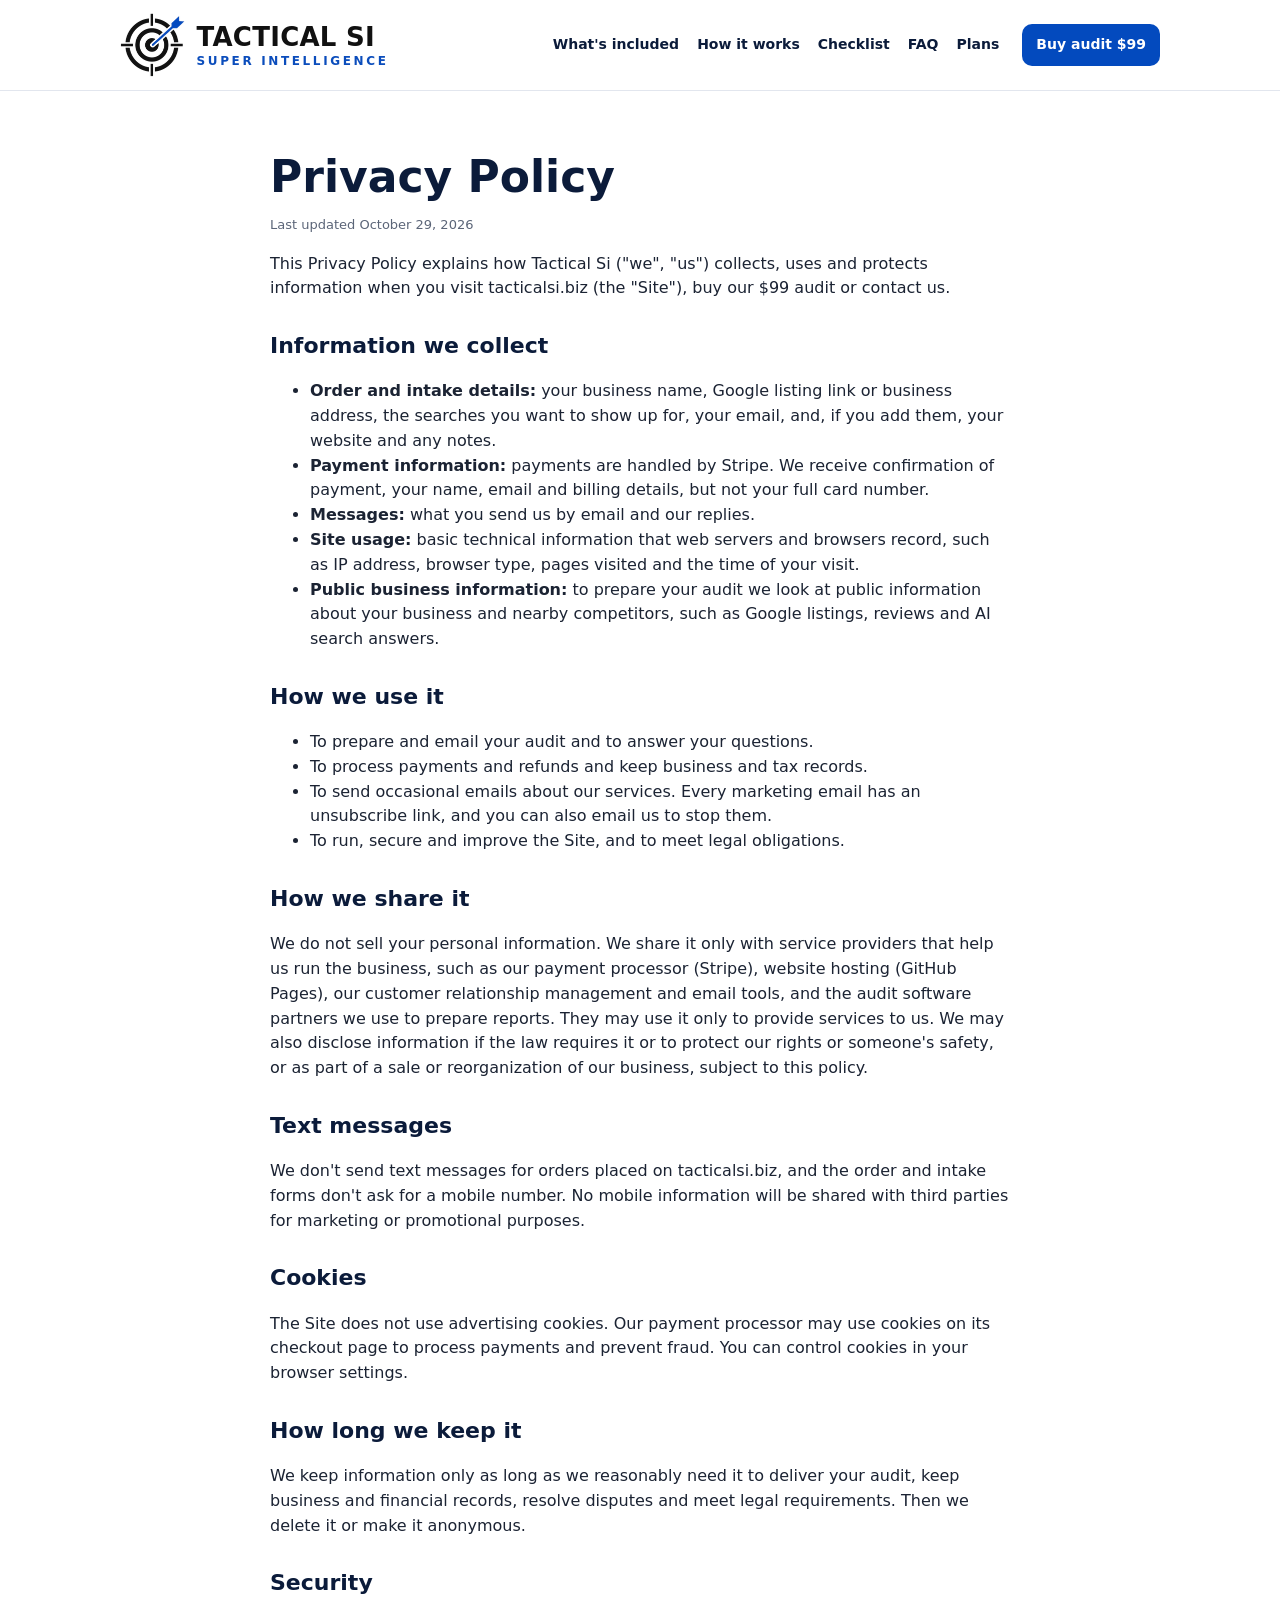
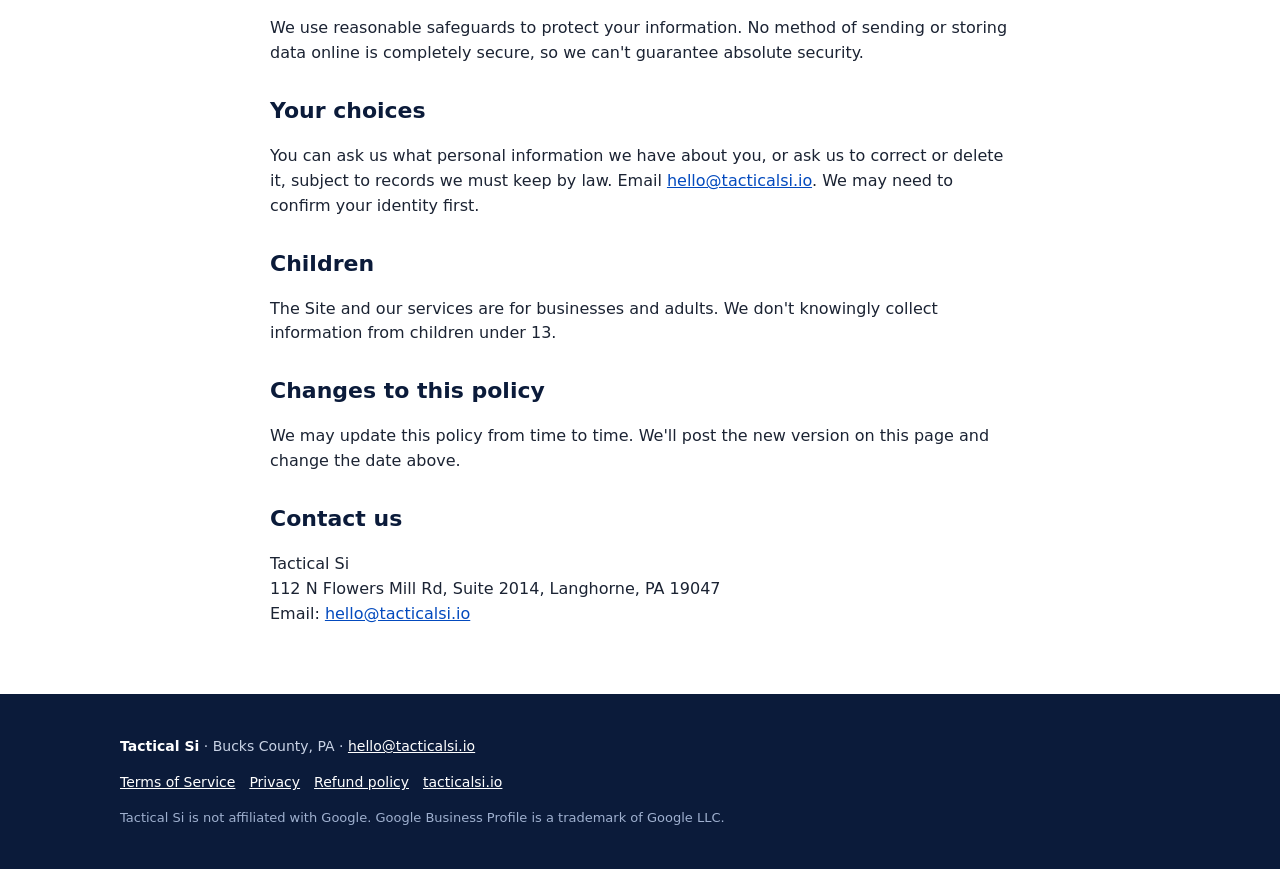
<file: privacy.html>
<!doctype html><html lang="en"><head><meta charset="utf-8">
<meta name="viewport" content="width=device-width,initial-scale=1">
<meta name="description" content="How Tactical Si collects, uses and protects information on tacticalsi.biz and for the $99 Google Business Profile audit.">
<link rel="canonical" href="https://tacticalsi.biz/privacy.html">
<link rel="icon" href="favicon.ico" sizes="any">
<link rel="icon" type="image/png" sizes="32x32" href="favicon-32.png">
<link rel="apple-touch-icon" href="apple-touch-icon.png">
<meta property="og:type" content="website">
<meta property="og:site_name" content="Tactical Si">
<meta property="og:title" content="Privacy Policy | Tactical Si">
<meta property="og:description" content="How Tactical Si collects, uses and protects information on tacticalsi.biz and for the $99 Google Business Profile audit.">
<meta property="og:url" content="https://tacticalsi.biz/privacy.html">
<meta property="og:image" content="https://tacticalsi.biz/og-image.png">
<meta property="og:image:width" content="1200">
<meta property="og:image:height" content="630">
<meta name="twitter:card" content="summary_large_image">
<meta name="theme-color" content="#0b1b3a">
<title>Privacy Policy | Tactical Si</title><link rel="stylesheet" href="styles.css"></head><body>
<header><div class="wrap"><a class="brand" href="index.html" aria-label="Tactical Si home"><img src="logo-mark.png" alt="" width="64" height="64"><span class="brand-text"><span class="brand-name">TACTICAL SI</span><span class="brand-tag">SUPER INTELLIGENCE</span></span></a>
<nav><a href="index.html#included">What's included</a><a href="index.html#how">How it works</a><a href="index.html#checklist">Checklist</a><a href="index.html#faq">FAQ</a><a href="plans.html">Plans</a> <a class="btn" href="index.html">Buy audit $99</a></nav></div></header>
<section><div class="wrap legal">
<h1>Privacy Policy</h1>
<p class="note">Last updated October 29, 2026</p>
<p>This Privacy Policy explains how Tactical Si ("we", "us") collects, uses and protects information when you visit tacticalsi.biz (the "Site"), buy our $99 audit or contact us.</p>

<h2>Information we collect</h2>
<ul>
<li><b>Order and intake details:</b> your business name, Google listing link or business address, the searches you want to show up for, your email, and, if you add them, your website and any notes.</li>
<li><b>Payment information:</b> payments are handled by Stripe. We receive confirmation of payment, your name, email and billing details, but not your full card number.</li>
<li><b>Messages:</b> what you send us by email and our replies.</li>
<li><b>Site usage:</b> basic technical information that web servers and browsers record, such as IP address, browser type, pages visited and the time of your visit.</li>
<li><b>Public business information:</b> to prepare your audit we look at public information about your business and nearby competitors, such as Google listings, reviews and AI search answers.</li>
</ul>

<h2>How we use it</h2>
<ul>
<li>To prepare and email your audit and to answer your questions.</li>
<li>To process payments and refunds and keep business and tax records.</li>
<li>To send occasional emails about our services. Every marketing email has an unsubscribe link, and you can also email us to stop them.</li>
<li>To run, secure and improve the Site, and to meet legal obligations.</li>
</ul>

<h2>How we share it</h2>
<p>We do not sell your personal information. We share it only with service providers that help us run the business, such as our payment processor (Stripe), website hosting (GitHub Pages), our customer relationship management and email tools, and the audit software partners we use to prepare reports. They may use it only to provide services to us. We may also disclose information if the law requires it or to protect our rights or someone's safety, or as part of a sale or reorganization of our business, subject to this policy.</p>

<h2>Text messages</h2>
<p>We don't send text messages for orders placed on tacticalsi.biz, and the order and intake forms don't ask for a mobile number. No mobile information will be shared with third parties for marketing or promotional purposes.</p>

<h2>Cookies</h2>
<p>The Site does not use advertising cookies. Our payment processor may use cookies on its checkout page to process payments and prevent fraud. You can control cookies in your browser settings.</p>

<h2>How long we keep it</h2>
<p>We keep information only as long as we reasonably need it to deliver your audit, keep business and financial records, resolve disputes and meet legal requirements. Then we delete it or make it anonymous.</p>

<h2>Security</h2>
<p>We use reasonable safeguards to protect your information. No method of sending or storing data online is completely secure, so we can't guarantee absolute security.</p>

<h2>Your choices</h2>
<p>You can ask us what personal information we have about you, or ask us to correct or delete it, subject to records we must keep by law. Email <a href="mailto:hello@tacticalsi.io">hello@tacticalsi.io</a>. We may need to confirm your identity first.</p>

<h2>Children</h2>
<p>The Site and our services are for businesses and adults. We don't knowingly collect information from children under 13.</p>

<h2>Changes to this policy</h2>
<p>We may update this policy from time to time. We'll post the new version on this page and change the date above.</p>

<h2>Contact us</h2>
<p>Tactical Si<br>112 N Flowers Mill Rd, Suite 2014, Langhorne, PA 19047<br>Email: <a href="mailto:hello@tacticalsi.io">hello@tacticalsi.io</a></p>
</div></section>
<footer><div class="wrap"><p><b style="color:#fff">Tactical Si</b> &middot; Bucks County, PA &middot; <a href="mailto:hello@tacticalsi.io">hello@tacticalsi.io</a></p>
<p><a href="terms.html">Terms of Service</a><a href="privacy.html">Privacy</a><a href="refund.html">Refund policy</a><a href="https://tacticalsi.io/">tacticalsi.io</a></p>
<p class="note" style="color:#9fb0cf">Tactical Si is not affiliated with Google. Google Business Profile is a trademark of Google LLC.</p></div></footer><script src="https://widgets.leadconnectorhq.com/loader.js" data-resources-url="https://widgets.leadconnectorhq.com/chat-widget/loader.js" data-widget-id="6ae6b06103d93fc52134c893"></script>
</body></html>
</file>
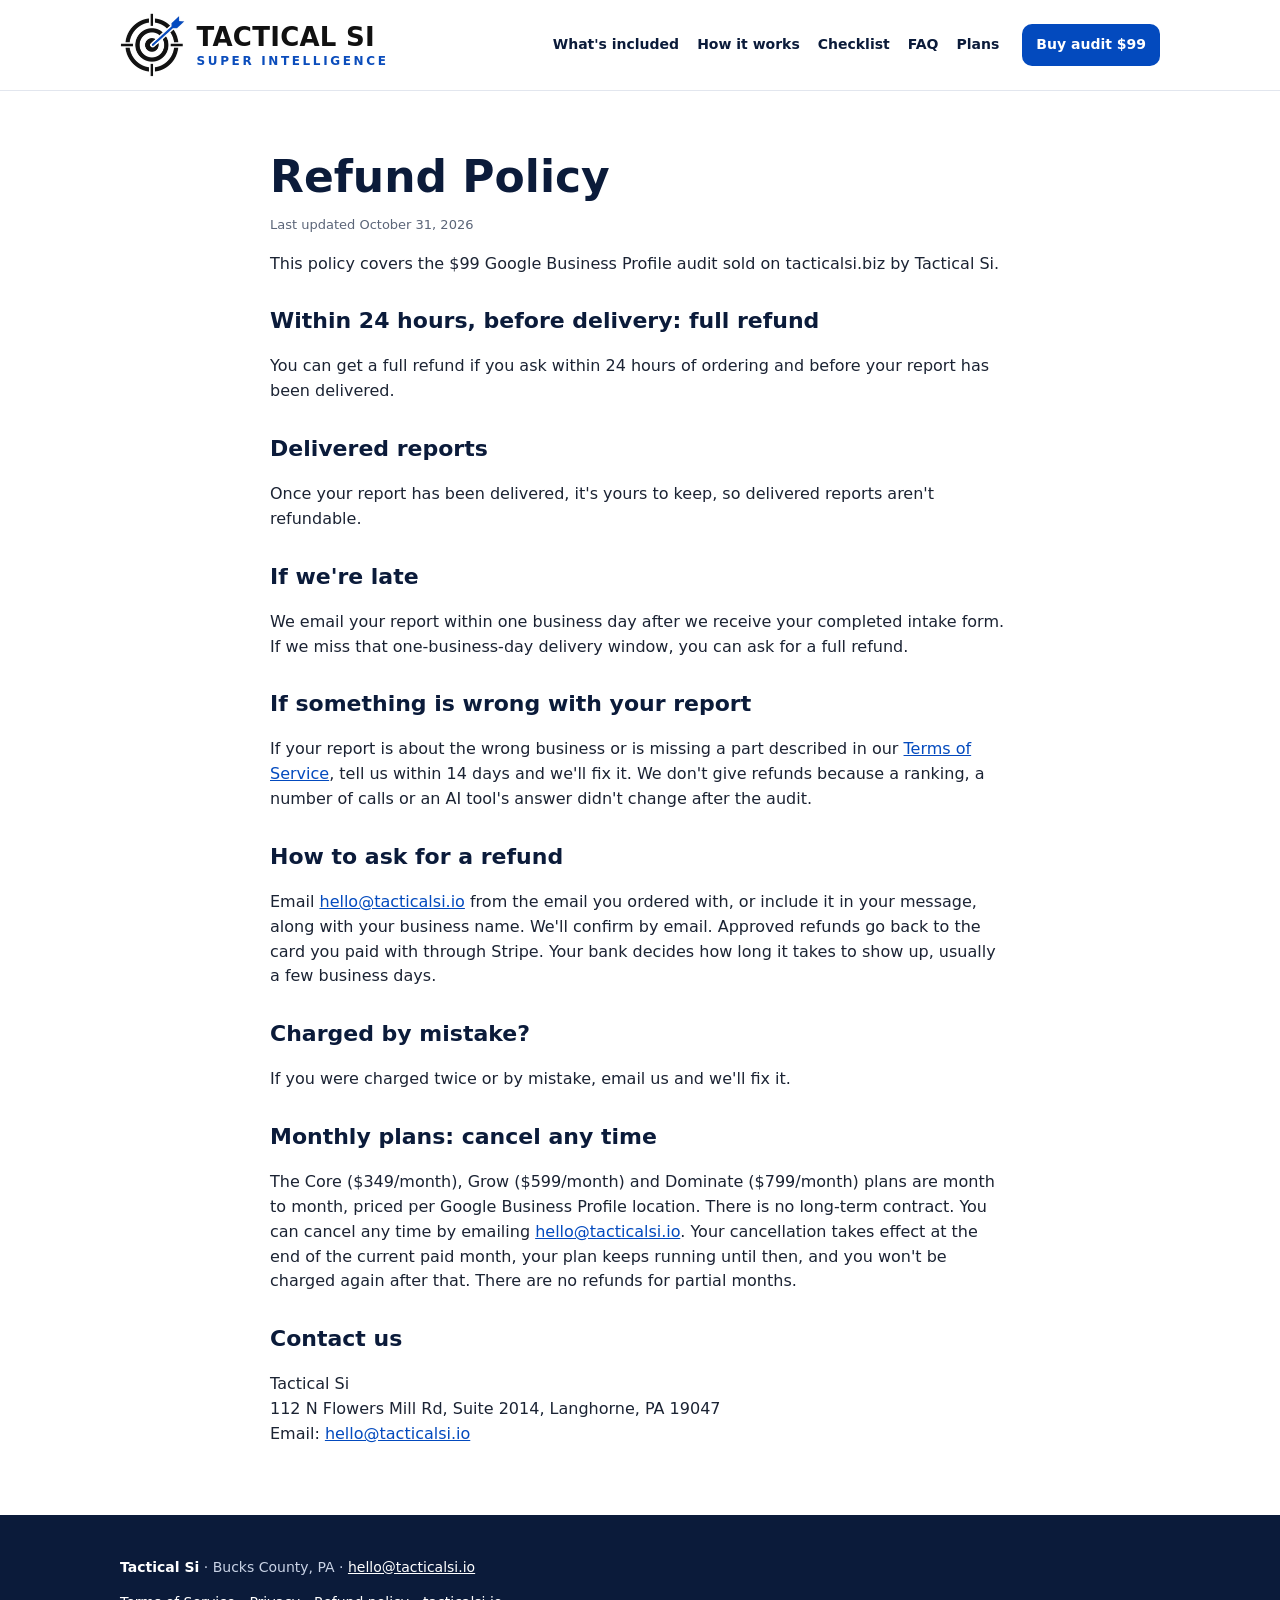
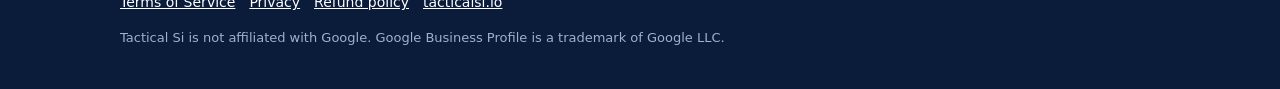
<file: refund.html>
<!doctype html><html lang="en"><head><meta charset="utf-8">
<meta name="viewport" content="width=device-width,initial-scale=1">
<meta name="description" content="Refund policy for the Tactical Si $99 Google Business Profile audit, and how to cancel a Core, Grow or Dominate monthly plan.">
<link rel="canonical" href="https://tacticalsi.biz/refund.html">
<link rel="icon" href="favicon.ico" sizes="any">
<link rel="icon" type="image/png" sizes="32x32" href="favicon-32.png">
<link rel="apple-touch-icon" href="apple-touch-icon.png">
<meta property="og:type" content="website">
<meta property="og:site_name" content="Tactical Si">
<meta property="og:title" content="Refund Policy | Tactical Si">
<meta property="og:description" content="Refund policy for the Tactical Si $99 Google Business Profile audit, and how to cancel a Core, Grow or Dominate monthly plan.">
<meta property="og:url" content="https://tacticalsi.biz/refund.html">
<meta property="og:image" content="https://tacticalsi.biz/og-image.png">
<meta property="og:image:width" content="1200">
<meta property="og:image:height" content="630">
<meta name="twitter:card" content="summary_large_image">
<meta name="theme-color" content="#0b1b3a">
<title>Refund Policy | Tactical Si</title><link rel="stylesheet" href="styles.css"></head><body>
<header><div class="wrap"><a class="brand" href="index.html" aria-label="Tactical Si home"><img src="logo-mark.png" alt="" width="64" height="64"><span class="brand-text"><span class="brand-name">TACTICAL SI</span><span class="brand-tag">SUPER INTELLIGENCE</span></span></a>
<nav><a href="index.html#included">What's included</a><a href="index.html#how">How it works</a><a href="index.html#checklist">Checklist</a><a href="index.html#faq">FAQ</a><a href="plans.html">Plans</a> <a class="btn" href="index.html">Buy audit $99</a></nav></div></header>
<section><div class="wrap legal">
<h1>Refund Policy</h1>
<p class="note">Last updated October 31, 2026</p>
<p>This policy covers the $99 Google Business Profile audit sold on tacticalsi.biz by Tactical Si.</p>

<h2>Within 24 hours, before delivery: full refund</h2>
<p>You can get a full refund if you ask within 24 hours of ordering and before your report has been delivered.</p>

<h2>Delivered reports</h2>
<p>Once your report has been delivered, it's yours to keep, so delivered reports aren't refundable.</p>

<h2>If we're late</h2>
<p>We email your report within one business day after we receive your completed intake form. If we miss that one-business-day delivery window, you can ask for a full refund.</p>

<h2>If something is wrong with your report</h2>
<p>If your report is about the wrong business or is missing a part described in our <a href="terms.html">Terms of Service</a>, tell us within 14 days and we'll fix it. We don't give refunds because a ranking, a number of calls or an AI tool's answer didn't change after the audit.</p>

<h2>How to ask for a refund</h2>
<p>Email <a href="mailto:hello@tacticalsi.io">hello@tacticalsi.io</a> from the email you ordered with, or include it in your message, along with your business name. We'll confirm by email. Approved refunds go back to the card you paid with through Stripe. Your bank decides how long it takes to show up, usually a few business days.</p>

<h2>Charged by mistake?</h2>
<p>If you were charged twice or by mistake, email us and we'll fix it.</p>

<h2>Monthly plans: cancel any time</h2>
<p>The Core ($349/month), Grow ($599/month) and Dominate ($799/month) plans are month to month, priced per Google Business Profile location. There is no long-term contract. You can cancel any time by emailing <a href="mailto:hello@tacticalsi.io">hello@tacticalsi.io</a>. Your cancellation takes effect at the end of the current paid month, your plan keeps running until then, and you won't be charged again after that. There are no refunds for partial months.</p>

<h2>Contact us</h2>
<p>Tactical Si<br>112 N Flowers Mill Rd, Suite 2014, Langhorne, PA 19047<br>Email: <a href="mailto:hello@tacticalsi.io">hello@tacticalsi.io</a></p>
</div></section>
<footer><div class="wrap"><p><b style="color:#fff">Tactical Si</b> &middot; Bucks County, PA &middot; <a href="mailto:hello@tacticalsi.io">hello@tacticalsi.io</a></p>
<p><a href="terms.html">Terms of Service</a><a href="privacy.html">Privacy</a><a href="refund.html">Refund policy</a><a href="https://tacticalsi.io/">tacticalsi.io</a></p>
<p class="note" style="color:#9fb0cf">Tactical Si is not affiliated with Google. Google Business Profile is a trademark of Google LLC.</p></div></footer><script src="https://widgets.leadconnectorhq.com/loader.js" data-resources-url="https://widgets.leadconnectorhq.com/chat-widget/loader.js" data-widget-id="6ae6b06103d93fc52134c893"></script>
</body></html>
</file>
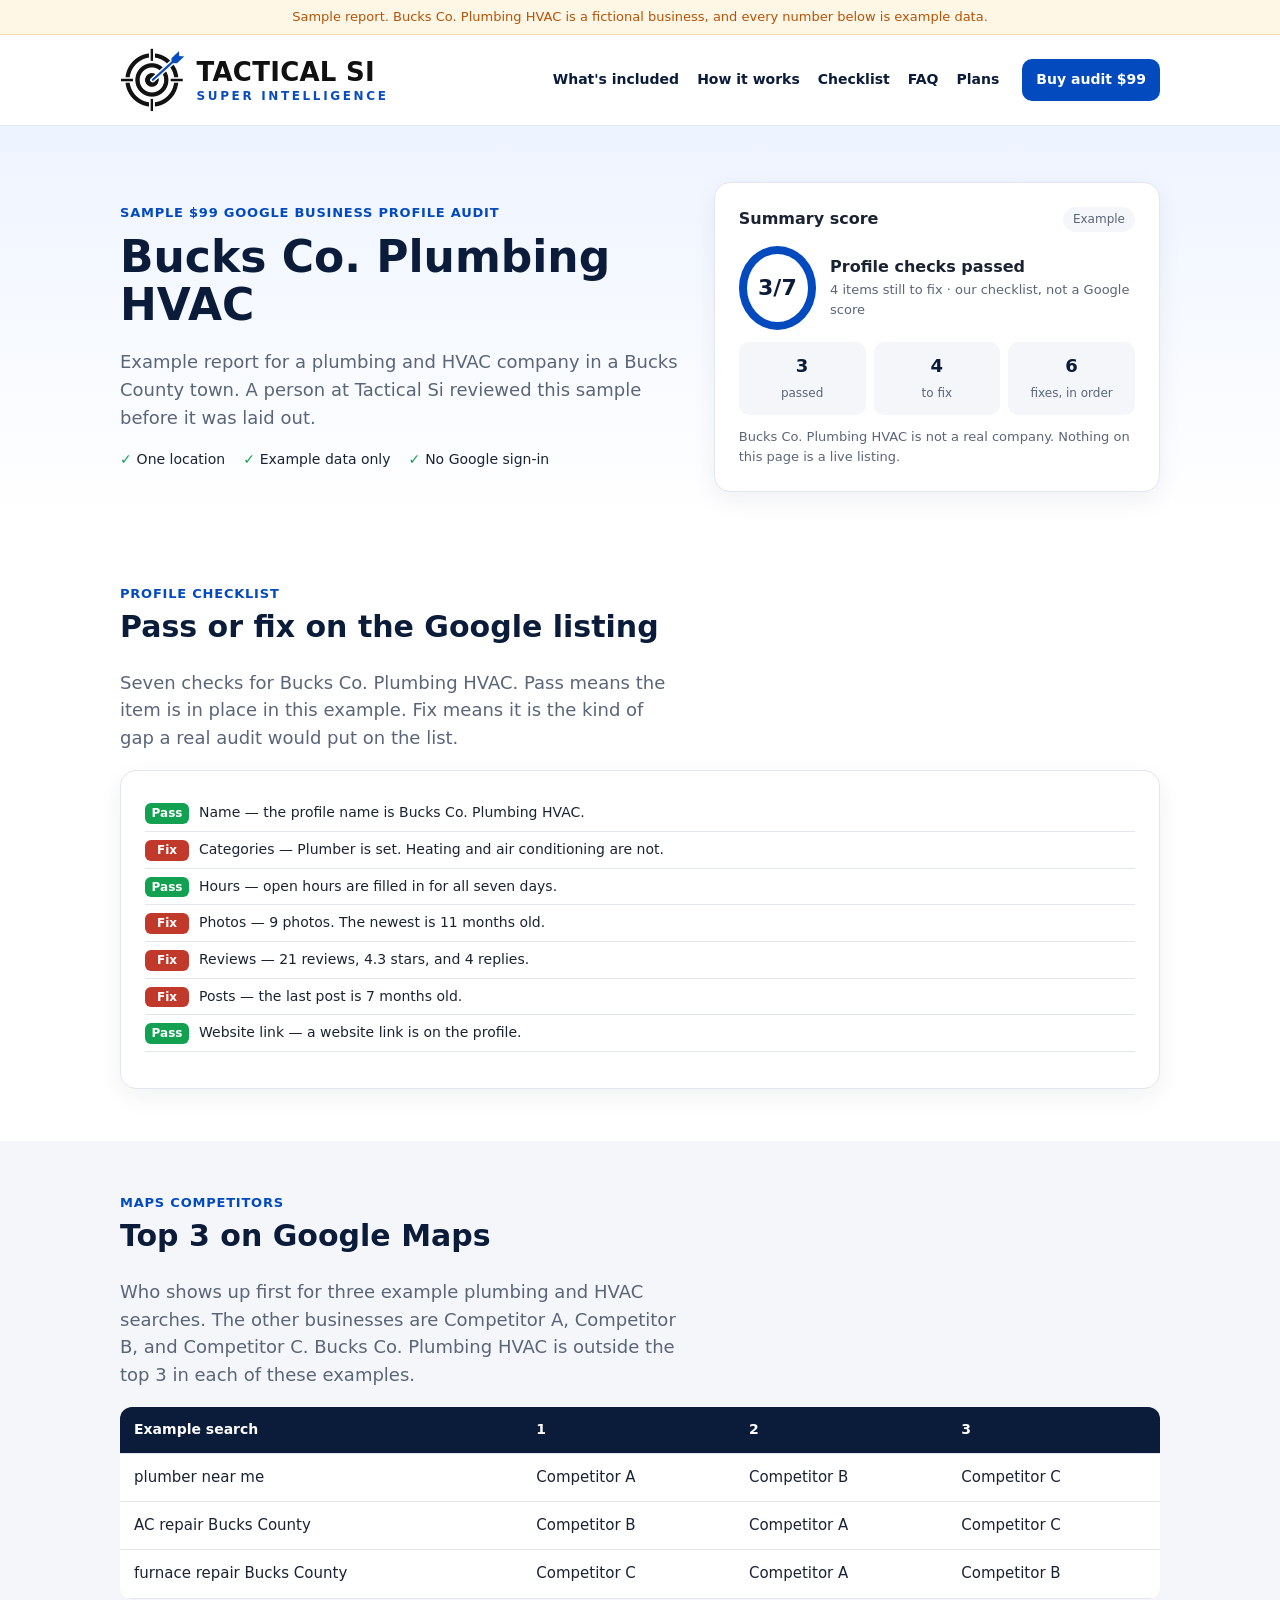
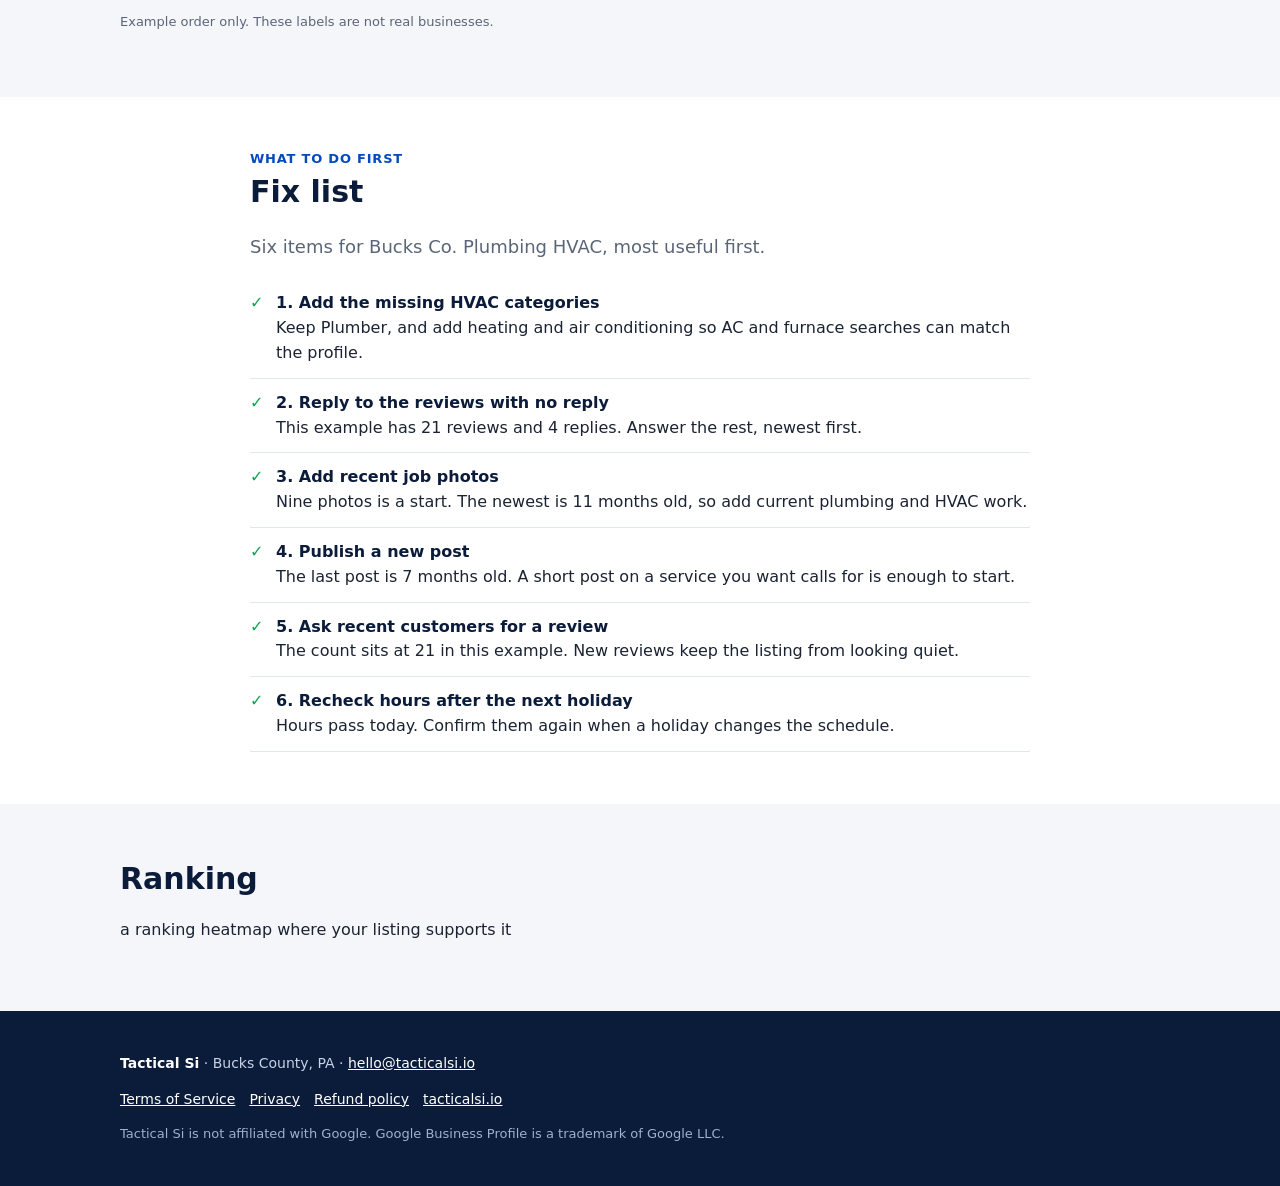
<file: sample-report.html>
<!doctype html><html lang="en"><head><meta charset="utf-8">
<meta name="viewport" content="width=device-width,initial-scale=1"><meta name="robots" content="noindex,nofollow">
<meta name="description" content="An example Tactical Si $99 Google Business Profile audit for a fictional plumbing and HVAC company. Every number on the page is example data.">
<link rel="canonical" href="https://tacticalsi.biz/sample-report.html">
<link rel="icon" href="favicon.ico" sizes="any">
<link rel="icon" type="image/png" sizes="32x32" href="favicon-32.png">
<link rel="apple-touch-icon" href="apple-touch-icon.png">
<meta property="og:type" content="website">
<meta property="og:site_name" content="Tactical Si">
<meta property="og:title" content="Sample audit report | Tactical Si">
<meta property="og:description" content="An example Tactical Si $99 Google Business Profile audit for a fictional plumbing and HVAC company. Every number on the page is example data.">
<meta property="og:url" content="https://tacticalsi.biz/sample-report.html">
<meta property="og:image" content="https://tacticalsi.biz/og-image.png">
<meta property="og:image:width" content="1200">
<meta property="og:image:height" content="630">
<meta name="twitter:card" content="summary_large_image">
<meta name="theme-color" content="#0b1b3a">
<title>Sample audit report | Tactical Si</title><link rel="stylesheet" href="styles.css"></head><body>
<div class="banner">Sample report. Bucks Co. Plumbing HVAC is a fictional business, and every number below is example data.</div>
<header><div class="wrap"><a class="brand" href="index.html" aria-label="Tactical Si home"><img src="logo-mark.png" alt="" width="64" height="64"><span class="brand-text"><span class="brand-name">TACTICAL SI</span><span class="brand-tag">SUPER INTELLIGENCE</span></span></a>
<nav><a href="index.html#included">What's included</a><a href="index.html#how">How it works</a><a href="index.html#checklist">Checklist</a><a href="index.html#faq">FAQ</a><a href="plans.html">Plans</a> <a class="btn" href="index.html">Buy audit $99</a></nav></div></header>

<section class="hero" id="summary"><div class="wrap"><div>
<div class="kicker">Sample $99 Google Business Profile audit</div>
<h1>Bucks Co. Plumbing HVAC</h1>
<p class="sub">Example report for a plumbing and HVAC company in a Bucks County town. A person at Tactical Si reviewed this sample before it was laid out.</p>
<ul class="ticks"><li>One location</li><li>Example data only</li><li>No Google sign-in</li></ul>
</div>
<div class="card"><div class="mockhead"><b>Summary score</b><span class="pill">Example</span></div>
<div class="score"><div class="ring"><b style="font-size:22px;color:var(--navy)">3/7</b></div><div><b>Profile checks passed</b><div class="note">4 items still to fix &middot; our checklist, not a Google score</div></div></div>
<div class="minis"><div><b>3</b><span>passed</span></div><div><b>4</b><span>to fix</span></div><div><b>6</b><span>fixes, in order</span></div></div>
<p class="note" style="margin:12px 0 0">Bucks Co. Plumbing HVAC is not a real company. Nothing on this page is a live listing.</p></div></div></section>

<section id="checklist"><div class="wrap">
<div class="kicker">Profile checklist</div>
<h2>Pass or fix on the Google listing</h2>
<p class="sub">Seven checks for Bucks Co. Plumbing HVAC. Pass means the item is in place in this example. Fix means it is the kind of gap a real audit would put on the list.</p>
<div class="card"><ul class="pf">
<li><span class="ok">Pass</span>Name &mdash; the profile name is Bucks Co. Plumbing HVAC.</li>
<li><span class="bad">Fix</span>Categories &mdash; Plumber is set. Heating and air conditioning are not.</li>
<li><span class="ok">Pass</span>Hours &mdash; open hours are filled in for all seven days.</li>
<li><span class="bad">Fix</span>Photos &mdash; 9 photos. The newest is 11 months old.</li>
<li><span class="bad">Fix</span>Reviews &mdash; 21 reviews, 4.3 stars, and 4 replies.</li>
<li><span class="bad">Fix</span>Posts &mdash; the last post is 7 months old.</li>
<li><span class="ok">Pass</span>Website link &mdash; a website link is on the profile.</li>
</ul></div></div></section>

<section class="alt" id="competitors"><div class="wrap">
<div class="kicker">Maps competitors</div>
<h2>Top 3 on Google Maps</h2>
<p class="sub">Who shows up first for three example plumbing and HVAC searches. The other businesses are Competitor A, Competitor B, and Competitor C. Bucks Co. Plumbing HVAC is outside the top 3 in each of these examples.</p>
<div class="tablewrap"><table>
<thead><tr><th>Example search</th><th>1</th><th>2</th><th>3</th></tr></thead>
<tbody>
<tr><td>plumber near me</td><td>Competitor A</td><td>Competitor B</td><td>Competitor C</td></tr>
<tr><td>AC repair Bucks County</td><td>Competitor B</td><td>Competitor A</td><td>Competitor C</td></tr>
<tr><td>furnace repair Bucks County</td><td>Competitor C</td><td>Competitor A</td><td>Competitor B</td></tr>
</tbody></table></div>
<p class="note">Example order only. These labels are not real businesses.</p>
</div></section>

<section id="fixes"><div class="wrap" style="max-width:820px">
<div class="kicker">What to do first</div>
<h2>Fix list</h2>
<p class="sub">Six items for Bucks Co. Plumbing HVAC, most useful first.</p>
<ol class="list">
<li><div><b>1. Add the missing HVAC categories</b>Keep Plumber, and add heating and air conditioning so AC and furnace searches can match the profile.</div></li>
<li><div><b>2. Reply to the reviews with no reply</b>This example has 21 reviews and 4 replies. Answer the rest, newest first.</div></li>
<li><div><b>3. Add recent job photos</b>Nine photos is a start. The newest is 11 months old, so add current plumbing and HVAC work.</div></li>
<li><div><b>4. Publish a new post</b>The last post is 7 months old. A short post on a service you want calls for is enough to start.</div></li>
<li><div><b>5. Ask recent customers for a review</b>The count sits at 21 in this example. New reviews keep the listing from looking quiet.</div></li>
<li><div><b>6. Recheck hours after the next holiday</b>Hours pass today. Confirm them again when a holiday changes the schedule.</div></li>
</ol>
</div></section>

<section class="alt" id="ranking"><div class="wrap">
<h2>Ranking</h2>
<p>a ranking heatmap where your listing supports it</p>
</div></section>

<footer><div class="wrap"><p><b style="color:#fff">Tactical Si</b> &middot; Bucks County, PA &middot; <a href="mailto:hello@tacticalsi.io">hello@tacticalsi.io</a></p>
<p><a href="terms.html">Terms of Service</a><a href="privacy.html">Privacy</a><a href="refund.html">Refund policy</a><a href="https://tacticalsi.io/">tacticalsi.io</a></p>
<p class="note" style="color:#9fb0cf">Tactical Si is not affiliated with Google. Google Business Profile is a trademark of Google LLC.</p></div></footer><script src="https://widgets.leadconnectorhq.com/loader.js" data-resources-url="https://widgets.leadconnectorhq.com/chat-widget/loader.js" data-widget-id="6ae6b06103d93fc52134c893"></script>
</body></html>
</file>
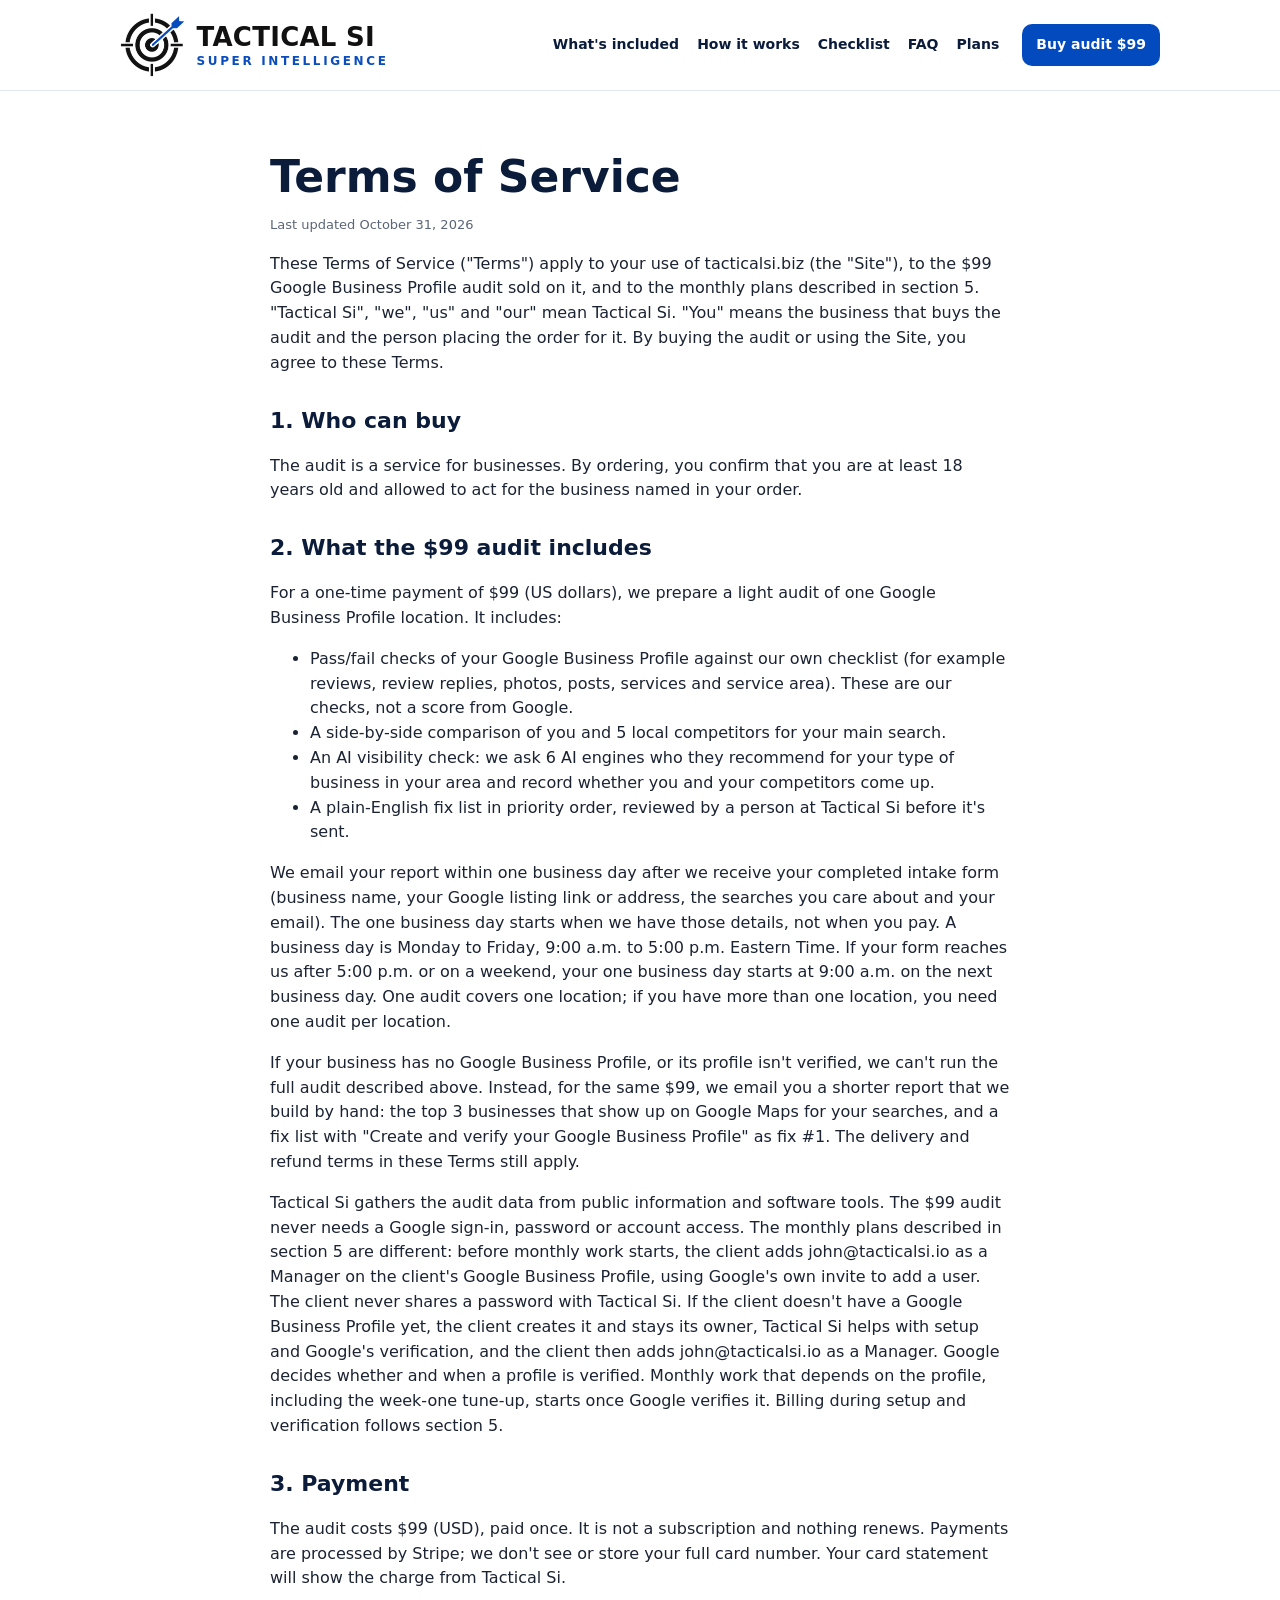
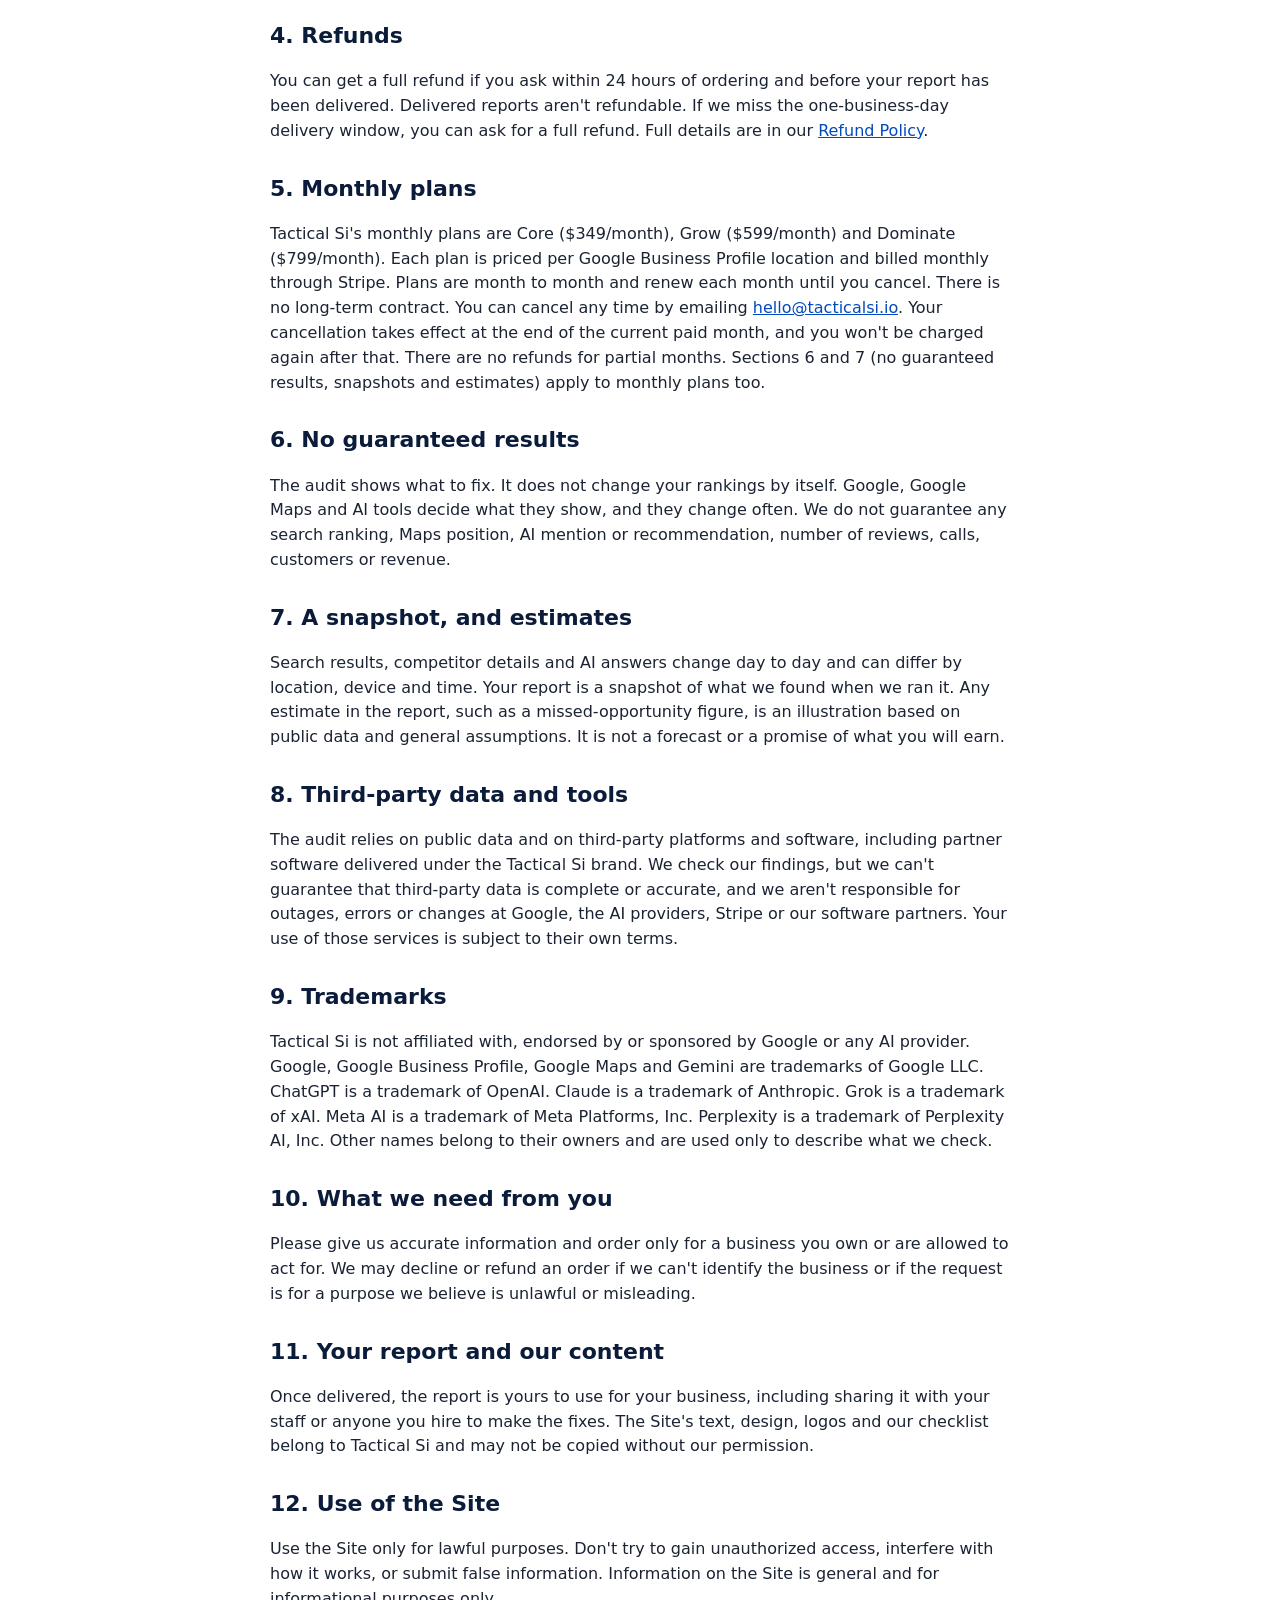
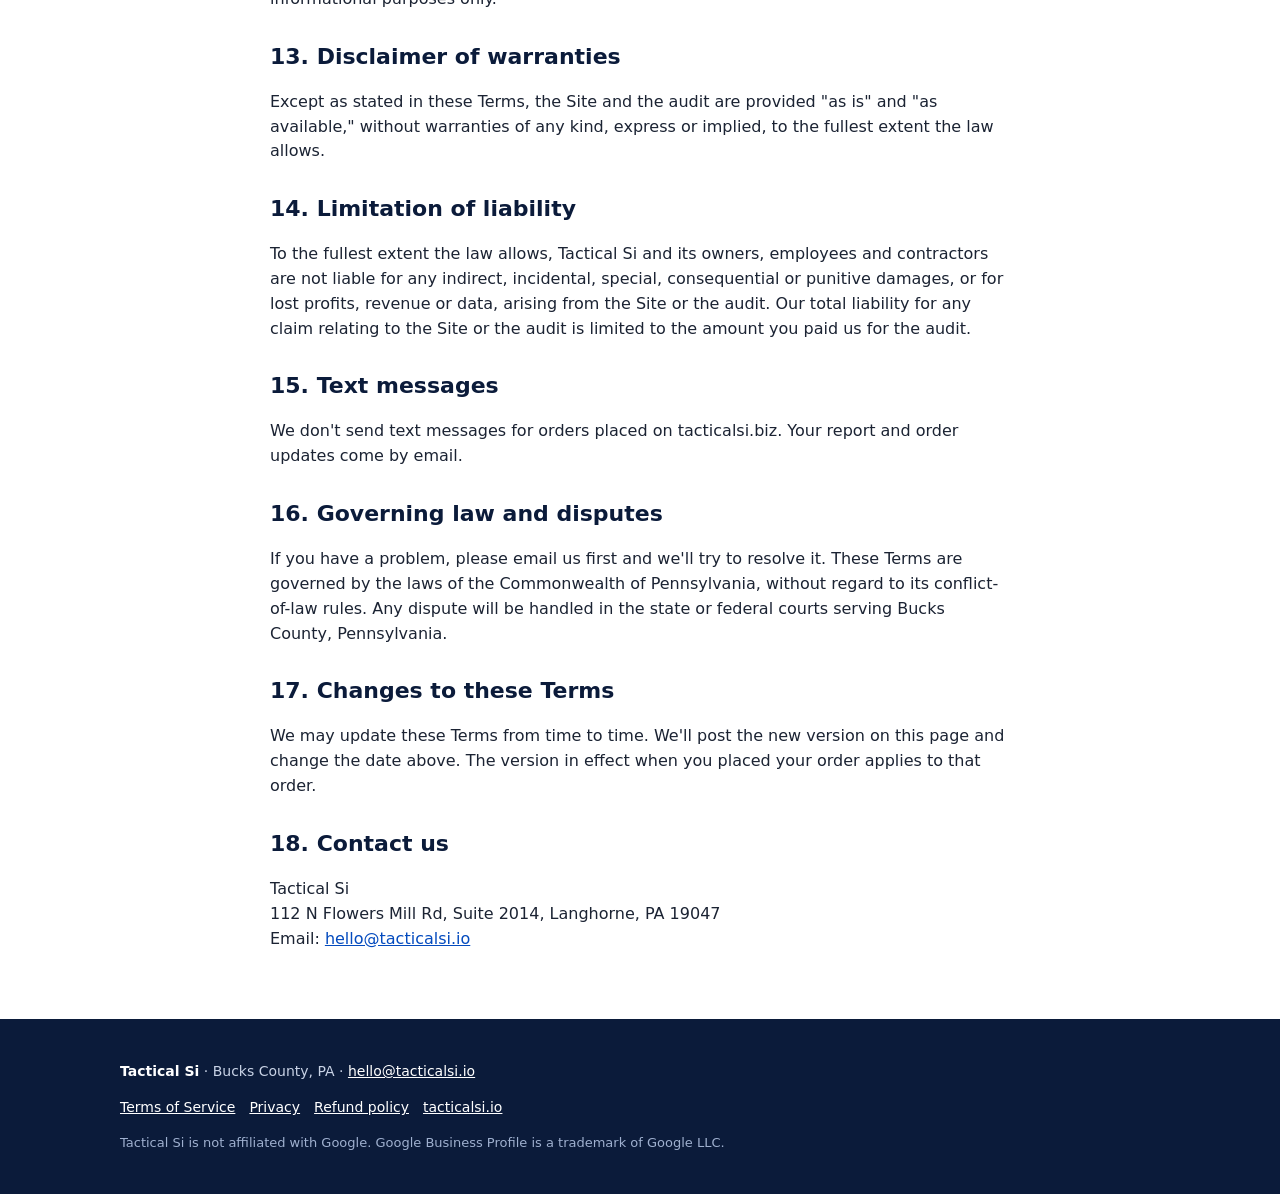
<file: terms.html>
<!doctype html><html lang="en"><head><meta charset="utf-8">
<meta name="viewport" content="width=device-width,initial-scale=1">
<meta name="description" content="Terms of Service for tacticalsi.biz, the Tactical Si $99 Google Business Profile audit and the Core, Grow and Dominate monthly plans.">
<link rel="canonical" href="https://tacticalsi.biz/terms.html">
<link rel="icon" href="favicon.ico" sizes="any">
<link rel="icon" type="image/png" sizes="32x32" href="favicon-32.png">
<link rel="apple-touch-icon" href="apple-touch-icon.png">
<meta property="og:type" content="website">
<meta property="og:site_name" content="Tactical Si">
<meta property="og:title" content="Terms of Service | Tactical Si">
<meta property="og:description" content="Terms of Service for tacticalsi.biz, the Tactical Si $99 Google Business Profile audit and the Core, Grow and Dominate monthly plans.">
<meta property="og:url" content="https://tacticalsi.biz/terms.html">
<meta property="og:image" content="https://tacticalsi.biz/og-image.png">
<meta property="og:image:width" content="1200">
<meta property="og:image:height" content="630">
<meta name="twitter:card" content="summary_large_image">
<meta name="theme-color" content="#0b1b3a">
<title>Terms of Service | Tactical Si</title><link rel="stylesheet" href="styles.css"></head><body>
<header><div class="wrap"><a class="brand" href="index.html" aria-label="Tactical Si home"><img src="logo-mark.png" alt="" width="64" height="64"><span class="brand-text"><span class="brand-name">TACTICAL SI</span><span class="brand-tag">SUPER INTELLIGENCE</span></span></a>
<nav><a href="index.html#included">What's included</a><a href="index.html#how">How it works</a><a href="index.html#checklist">Checklist</a><a href="index.html#faq">FAQ</a><a href="plans.html">Plans</a> <a class="btn" href="index.html">Buy audit $99</a></nav></div></header>
<section><div class="wrap legal">
<h1>Terms of Service</h1>
<p class="note">Last updated October 31, 2026</p>
<p>These Terms of Service ("Terms") apply to your use of tacticalsi.biz (the "Site"), to the $99 Google Business Profile audit sold on it, and to the monthly plans described in section 5. "Tactical Si", "we", "us" and "our" mean Tactical Si. "You" means the business that buys the audit and the person placing the order for it. By buying the audit or using the Site, you agree to these Terms.</p>

<h2>1. Who can buy</h2>
<p>The audit is a service for businesses. By ordering, you confirm that you are at least 18 years old and allowed to act for the business named in your order.</p>

<h2>2. What the $99 audit includes</h2>
<p>For a one-time payment of $99 (US dollars), we prepare a light audit of one Google Business Profile location. It includes:</p>
<ul>
<li>Pass/fail checks of your Google Business Profile against our own checklist (for example reviews, review replies, photos, posts, services and service area). These are our checks, not a score from Google.</li>
<li>A side-by-side comparison of you and 5 local competitors for your main search.</li>
<li>An AI visibility check: we ask 6 AI engines who they recommend for your type of business in your area and record whether you and your competitors come up.</li>
<li>A plain-English fix list in priority order, reviewed by a person at Tactical Si before it's sent.</li>
</ul>
<p>We email your report within one business day after we receive your completed intake form (business name, your Google listing link or address, the searches you care about and your email). The one business day starts when we have those details, not when you pay. A business day is Monday to Friday, 9:00 a.m. to 5:00 p.m. Eastern Time. If your form reaches us after 5:00 p.m. or on a weekend, your one business day starts at 9:00 a.m. on the next business day. One audit covers one location; if you have more than one location, you need one audit per location.</p>
<p>If your business has no Google Business Profile, or its profile isn't verified, we can't run the full audit described above. Instead, for the same $99, we email you a shorter report that we build by hand: the top 3 businesses that show up on Google Maps for your searches, and a fix list with "Create and verify your Google Business Profile" as fix #1. The delivery and refund terms in these Terms still apply.</p>
<p>Tactical Si gathers the audit data from public information and software tools. The $99 audit never needs a Google sign-in, password or account access. The monthly plans described in section 5 are different: before monthly work starts, the client adds john@tacticalsi.io as a Manager on the client's Google Business Profile, using Google's own invite to add a user. The client never shares a password with Tactical Si. If the client doesn't have a Google Business Profile yet, the client creates it and stays its owner, Tactical Si helps with setup and Google's verification, and the client then adds john@tacticalsi.io as a Manager. Google decides whether and when a profile is verified. Monthly work that depends on the profile, including the week-one tune-up, starts once Google verifies it. Billing during setup and verification follows section 5.</p>

<h2>3. Payment</h2>
<p>The audit costs $99 (USD), paid once. It is not a subscription and nothing renews. Payments are processed by Stripe; we don't see or store your full card number. Your card statement will show the charge from Tactical Si.</p>

<h2>4. Refunds</h2>
<p>You can get a full refund if you ask within 24 hours of ordering and before your report has been delivered. Delivered reports aren't refundable. If we miss the one-business-day delivery window, you can ask for a full refund. Full details are in our <a href="refund.html">Refund Policy</a>.</p>

<h2>5. Monthly plans</h2>
<p>Tactical Si's monthly plans are Core ($349/month), Grow ($599/month) and Dominate ($799/month). Each plan is priced per Google Business Profile location and billed monthly through Stripe. Plans are month to month and renew each month until you cancel. There is no long-term contract. You can cancel any time by emailing <a href="mailto:hello@tacticalsi.io">hello@tacticalsi.io</a>. Your cancellation takes effect at the end of the current paid month, and you won't be charged again after that. There are no refunds for partial months. Sections 6 and 7 (no guaranteed results, snapshots and estimates) apply to monthly plans too.</p>

<h2>6. No guaranteed results</h2>
<p>The audit shows what to fix. It does not change your rankings by itself. Google, Google Maps and AI tools decide what they show, and they change often. We do not guarantee any search ranking, Maps position, AI mention or recommendation, number of reviews, calls, customers or revenue.</p>

<h2>7. A snapshot, and estimates</h2>
<p>Search results, competitor details and AI answers change day to day and can differ by location, device and time. Your report is a snapshot of what we found when we ran it. Any estimate in the report, such as a missed-opportunity figure, is an illustration based on public data and general assumptions. It is not a forecast or a promise of what you will earn.</p>

<h2>8. Third-party data and tools</h2>
<p>The audit relies on public data and on third-party platforms and software, including partner software delivered under the Tactical Si brand. We check our findings, but we can't guarantee that third-party data is complete or accurate, and we aren't responsible for outages, errors or changes at Google, the AI providers, Stripe or our software partners. Your use of those services is subject to their own terms.</p>

<h2>9. Trademarks</h2>
<p>Tactical Si is not affiliated with, endorsed by or sponsored by Google or any AI provider. Google, Google Business Profile, Google Maps and Gemini are trademarks of Google LLC. ChatGPT is a trademark of OpenAI. Claude is a trademark of Anthropic. Grok is a trademark of xAI. Meta AI is a trademark of Meta Platforms, Inc. Perplexity is a trademark of Perplexity AI, Inc. Other names belong to their owners and are used only to describe what we check.</p>

<h2>10. What we need from you</h2>
<p>Please give us accurate information and order only for a business you own or are allowed to act for. We may decline or refund an order if we can't identify the business or if the request is for a purpose we believe is unlawful or misleading.</p>

<h2>11. Your report and our content</h2>
<p>Once delivered, the report is yours to use for your business, including sharing it with your staff or anyone you hire to make the fixes. The Site's text, design, logos and our checklist belong to Tactical Si and may not be copied without our permission.</p>

<h2>12. Use of the Site</h2>
<p>Use the Site only for lawful purposes. Don't try to gain unauthorized access, interfere with how it works, or submit false information. Information on the Site is general and for informational purposes only.</p>

<h2>13. Disclaimer of warranties</h2>
<p>Except as stated in these Terms, the Site and the audit are provided "as is" and "as available," without warranties of any kind, express or implied, to the fullest extent the law allows.</p>

<h2>14. Limitation of liability</h2>
<p>To the fullest extent the law allows, Tactical Si and its owners, employees and contractors are not liable for any indirect, incidental, special, consequential or punitive damages, or for lost profits, revenue or data, arising from the Site or the audit. Our total liability for any claim relating to the Site or the audit is limited to the amount you paid us for the audit.</p>

<h2>15. Text messages</h2>
<p>We don't send text messages for orders placed on tacticalsi.biz. Your report and order updates come by email.</p>

<h2>16. Governing law and disputes</h2>
<p>If you have a problem, please email us first and we'll try to resolve it. These Terms are governed by the laws of the Commonwealth of Pennsylvania, without regard to its conflict-of-law rules. Any dispute will be handled in the state or federal courts serving Bucks County, Pennsylvania.</p>

<h2>17. Changes to these Terms</h2>
<p>We may update these Terms from time to time. We'll post the new version on this page and change the date above. The version in effect when you placed your order applies to that order.</p>

<h2>18. Contact us</h2>
<p>Tactical Si<br>112 N Flowers Mill Rd, Suite 2014, Langhorne, PA 19047<br>Email: <a href="mailto:hello@tacticalsi.io">hello@tacticalsi.io</a></p>
</div></section>
<footer><div class="wrap"><p><b style="color:#fff">Tactical Si</b> &middot; Bucks County, PA &middot; <a href="mailto:hello@tacticalsi.io">hello@tacticalsi.io</a></p>
<p><a href="terms.html">Terms of Service</a><a href="privacy.html">Privacy</a><a href="refund.html">Refund policy</a><a href="https://tacticalsi.io/">tacticalsi.io</a></p>
<p class="note" style="color:#9fb0cf">Tactical Si is not affiliated with Google. Google Business Profile is a trademark of Google LLC.</p></div></footer><script src="https://widgets.leadconnectorhq.com/loader.js" data-resources-url="https://widgets.leadconnectorhq.com/chat-widget/loader.js" data-widget-id="6ae6b06103d93fc52134c893"></script>
</body></html>
</file>
<file: styles.css>
:root{--blue:#034ABE;--navy:#0B1B3A;--green:#12A150;--amber:#B45309;--grey:#F4F6FA;--line:#E2E6EE;--text:#1B2333;--muted:#5B6578}
*{box-sizing:border-box}body{margin:0;font-family:Inter,system-ui,-apple-system,"Segoe UI",Roboto,Arial,sans-serif;color:var(--text);line-height:1.55;background:#fff}
a{color:var(--blue)}.wrap{max-width:1080px;margin:0 auto;padding:0 20px}
.banner{background:#FFF7E6;border-bottom:1px solid #F5D9A8;color:var(--amber);font-size:13px;text-align:center;padding:7px 12px}
header{border-bottom:1px solid var(--line);background:#fff}header .wrap{display:flex;align-items:center;justify-content:space-between;height:90px}
header img{height:60px}.brand{display:flex;align-items:center;gap:12px;text-decoration:none}header .brand img{height:64px;width:auto}.brand-text{display:flex;flex-direction:column;line-height:1}.brand-name{font-size:26px;font-weight:900;color:#111;letter-spacing:.01em}.brand-tag{font-size:12px;font-weight:700;color:#0B4DBC;letter-spacing:.22em;margin-top:5px;white-space:nowrap}@media(max-width:820px){header .brand img{height:48px}.brand-name{font-size:20px}.brand-tag{font-size:9px;letter-spacing:.12em}}nav a{margin-left:18px;text-decoration:none;color:var(--navy);font-weight:600;font-size:14px}
.btn{display:inline-block;background:var(--blue);color:#fff!important;text-decoration:none;font-weight:700;padding:14px 22px;border-radius:10px;border:0;font-size:16px;cursor:pointer}
.btn.ghost{background:#fff;color:var(--blue)!important;border:2px solid var(--blue)}
.hero{background:linear-gradient(180deg,#EEF4FF,#fff);padding:56px 0 40px}.hero .wrap{display:grid;grid-template-columns:1.25fr 1fr;gap:36px;align-items:center}
h1{font-size:44px;line-height:1.1;margin:10px 0 14px;color:var(--navy)}h1 em{font-style:normal;color:var(--blue)}h2{font-size:30px;color:var(--navy);margin:0 0 10px}h3{color:var(--navy);margin:0 0 6px}
.kicker{font-weight:700;color:var(--blue);font-size:13px;letter-spacing:.06em;text-transform:uppercase}.sub{font-size:18px;color:var(--muted);max-width:560px}
.ticks{display:flex;flex-wrap:wrap;gap:8px 18px;margin:16px 0 0;padding:0;list-style:none;font-size:14px}.ticks li:before{content:"\2713  ";color:var(--green);font-weight:800}
.card{background:#fff;border:1px solid var(--line);border-radius:16px;padding:24px;box-shadow:0 8px 24px rgba(11,27,58,.06)}
.price{font-size:42px;font-weight:800;color:var(--navy)}.price small{font-size:16px;color:var(--muted);font-weight:600}
.tok{background:#FFF1C2;border:1px dashed var(--amber);color:#7A4A00;border-radius:6px;padding:0 6px;font-weight:700;white-space:nowrap}
section{padding:52px 0}section.alt{background:var(--grey)}.grid3{display:grid;grid-template-columns:repeat(3,1fr);gap:18px}.grid2{display:grid;grid-template-columns:1fr 1fr;gap:18px}
.list{list-style:none;padding:0;margin:0}.list li{padding:12px 0;border-bottom:1px solid var(--line)}.list li b{display:block;color:var(--navy)}.list li:before{content:"\2713";color:var(--green);font-weight:800;margin-right:10px;float:left}
.list li>*{margin-left:26px}.note{font-size:13px;color:var(--muted)}.step{font-weight:800;color:var(--blue);font-size:28px}
details{border:1px solid var(--line);border-radius:10px;padding:14px 16px;margin:10px 0;background:#fff}summary{font-weight:700;cursor:pointer;color:var(--navy)}
.legal{max-width:780px}.legal h2{font-size:22px;margin-top:28px}.draft{background:#FFF7E6;border:1px solid #F5D9A8;color:#7A4A00;border-radius:10px;padding:12px 14px;font-size:14px}
form .row{display:grid;grid-template-columns:1fr 1fr;gap:12px}label{display:block;font-weight:600;font-size:14px;margin:12px 0 4px}input,select,textarea{width:100%;padding:11px 12px;border:1px solid #C9D1DE;border-radius:8px;font:inherit}
.chk{display:flex;gap:8px;align-items:flex-start;font-weight:400}.chk input{width:auto;margin-top:4px}
footer{background:var(--navy);color:#C9D3E6;padding:28px 0;font-size:14px}footer a{color:#fff;margin-right:14px}
@media(max-width:820px){.hero .wrap,.grid3,.grid2,form .row{grid-template-columns:1fr}h1{font-size:34px}nav a:not(.btn){display:none}}

/* biz audit page */
.feats{display:grid;grid-template-columns:1fr 1fr;gap:18px;margin-top:18px}
.feat{display:flex;gap:16px;border:1px solid var(--line);border-radius:16px;padding:22px;background:#fff}
.feat .num{font-weight:800;color:var(--blue);font-size:22px;min-width:34px}.feat p{color:var(--muted);margin:4px 0 10px}
.ticks.col{flex-direction:column;gap:4px;margin:0}
.mockhead{display:flex;justify-content:space-between;align-items:center;margin-bottom:14px}.pill{font-size:12px;background:var(--grey);border-radius:99px;padding:3px 10px;color:var(--muted)}
.score{display:flex;gap:14px;align-items:center;margin-bottom:12px}.ring{width:84px;height:84px;border-radius:50%;border:8px solid var(--blue);display:flex;align-items:center;justify-content:center;font-size:12px}
.pf{list-style:none;padding:0;margin:0 0 12px}.pf li{padding:7px 0;border-bottom:1px solid var(--line);font-size:14px}
.ok,.bad{display:inline-block;width:44px;text-align:center;font-size:12px;font-weight:700;border-radius:6px;margin-right:10px;padding:1px 0;color:#fff}.ok{background:var(--green)}.bad{background:#C0392B}
.minis{display:grid;grid-template-columns:repeat(3,1fr);gap:8px}.minis div{background:var(--grey);border-radius:10px;padding:10px;text-align:center}.minis b{display:block;color:var(--navy);font-size:18px}.minis span{font-size:12px;color:var(--muted)}
.tablewrap{overflow-x:auto;margin-top:14px}table{width:100%;border-collapse:collapse;background:#fff;border-radius:12px;overflow:hidden;font-size:15px}
th,td{text-align:left;padding:12px 14px;border-bottom:1px solid var(--line);vertical-align:top}th{background:var(--navy);color:#fff;font-size:14px}
.upsell{align-items:center}section.cta{background:var(--navy);color:#C9D3E6}
header .wrap{gap:10px}header nav .btn{padding:10px 14px;font-size:14px}
@media(max-width:820px){.feats{grid-template-columns:1fr}.feat{flex-direction:column;gap:4px}th,td{padding:10px;font-size:14px}header nav .btn{padding:8px 10px;font-size:13px}}
@media(max-width:1000px){nav a{margin-left:11px;font-size:13px}}
</file>
